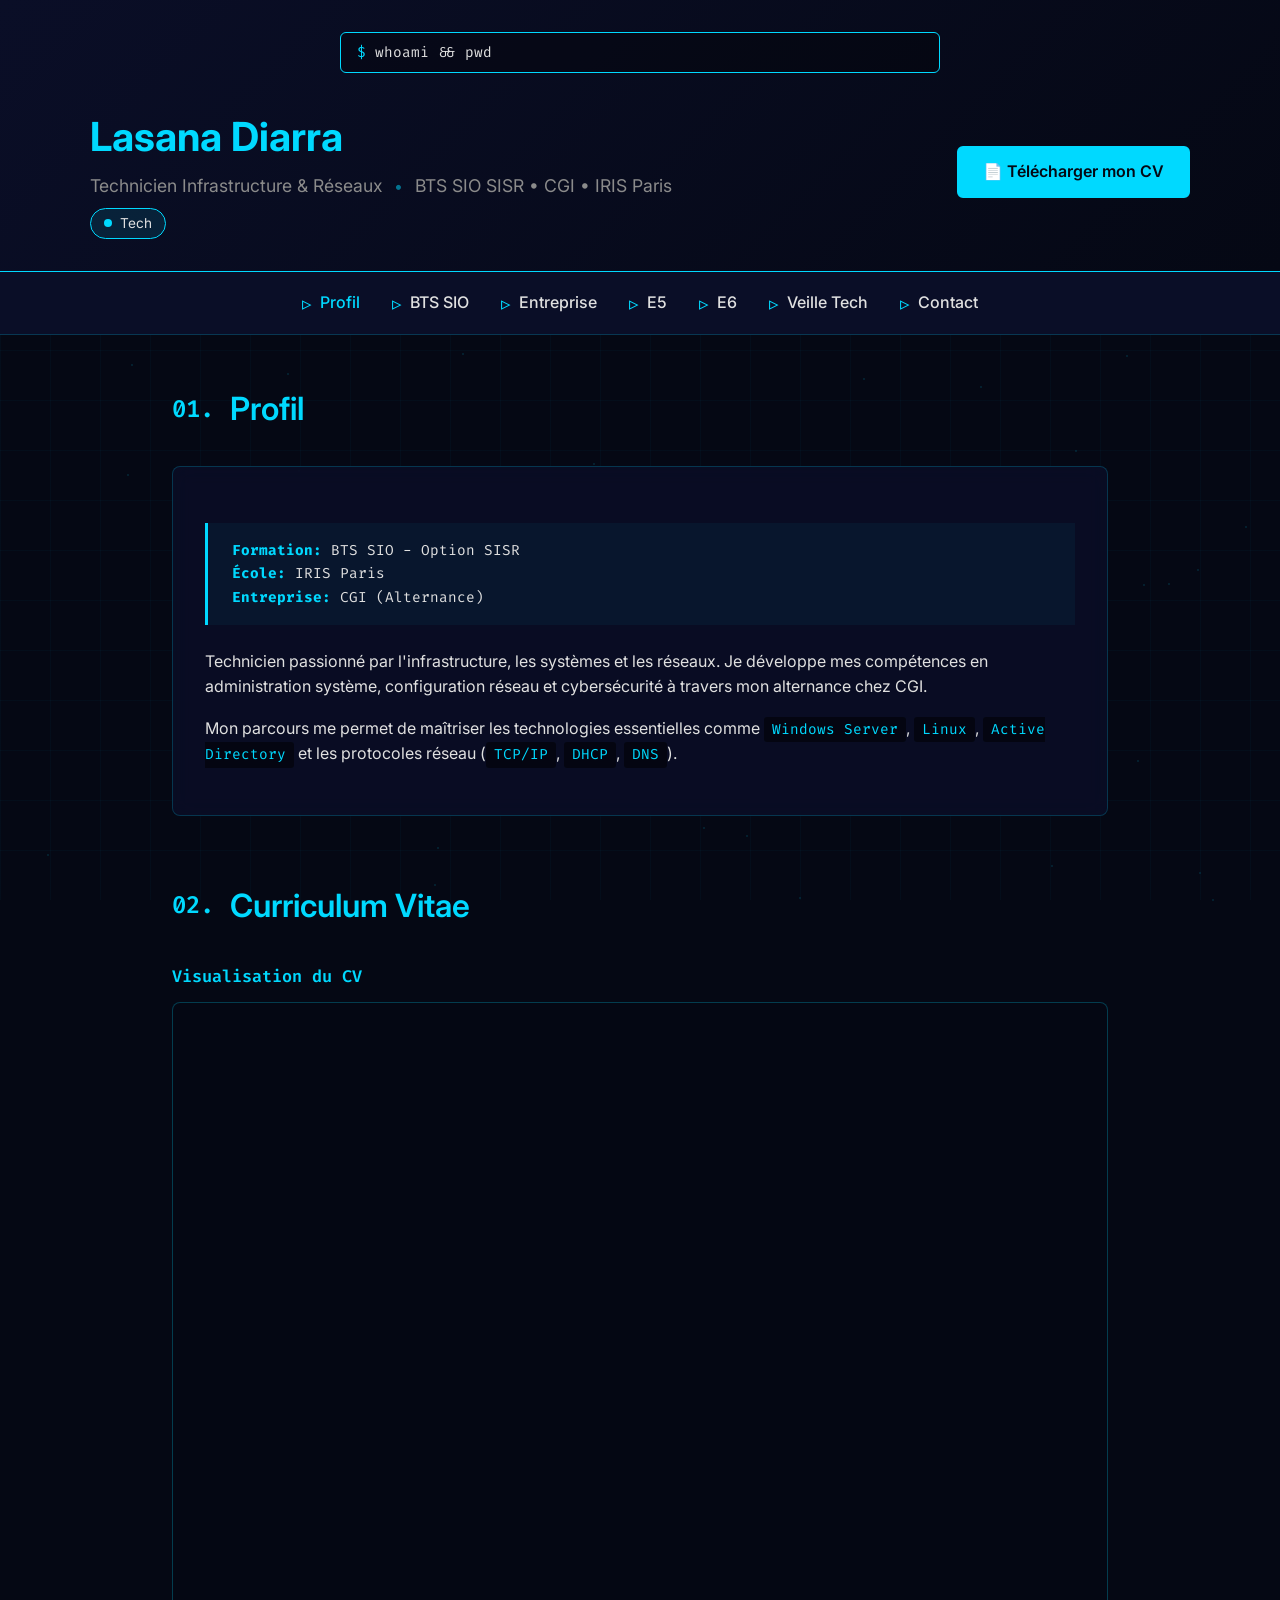
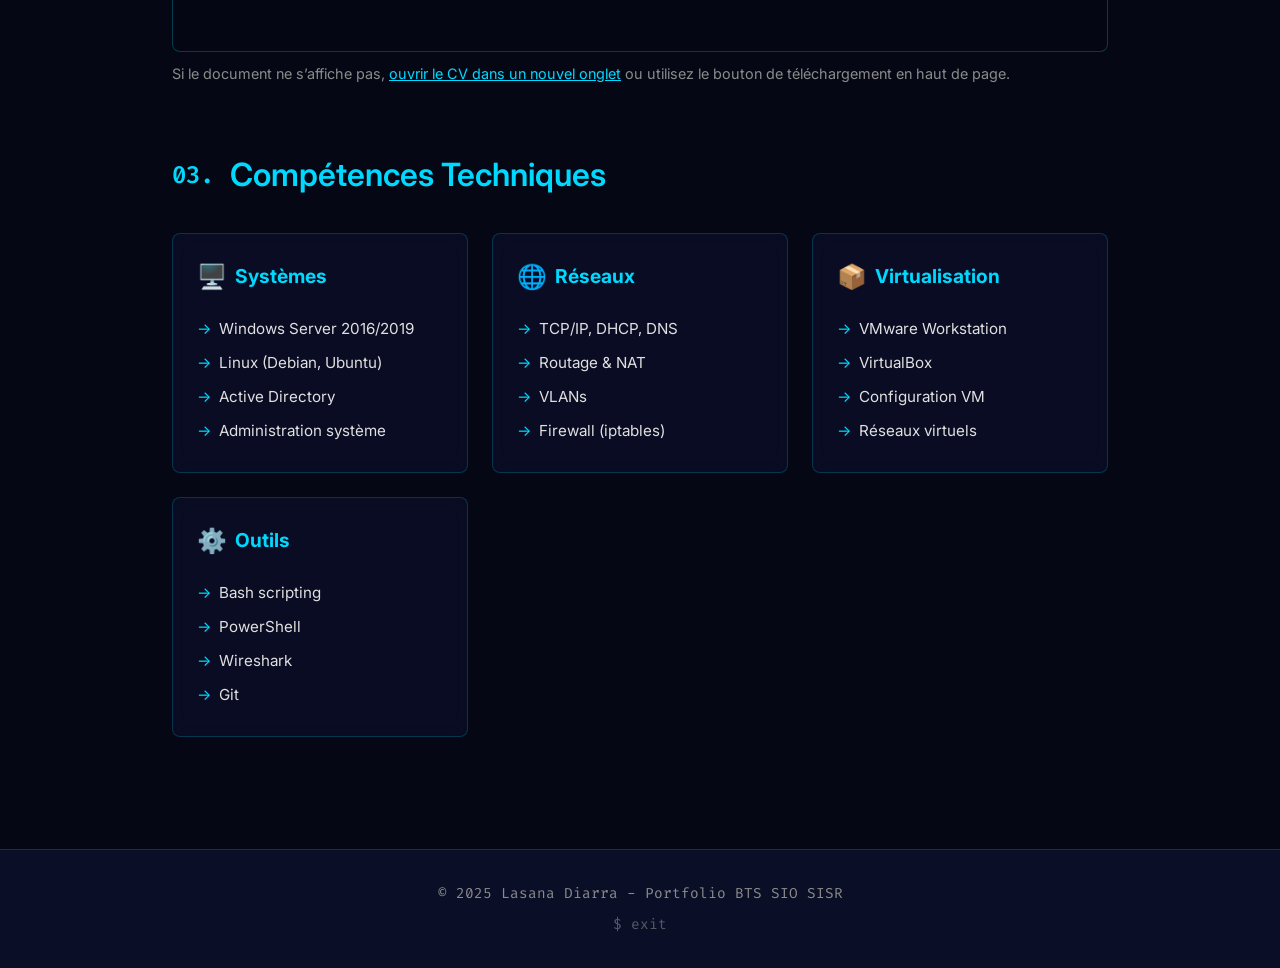
<file: index.html>
<!DOCTYPE html>
<html lang="fr">
<head>
    <meta charset="UTF-8">
    <meta name="viewport" content="width=device-width, initial-scale=1.0">
    <title>Lasana Diarra - Portfolio SISR | Profil</title>
    <link rel="stylesheet" href="styles.css">
</head>
<body>
    <div class="grid-bg"></div>
    <div id="particles-bg"></div>

    <div class="content-wrapper">
        <header>
            <div class="terminal-bar">whoami && pwd</div>
            <div class="header-main">
                <div class="header-text">
                    <h1>Lasana Diarra</h1>
                    <div class="header-sub">
                        <span class="subtitle">Technicien Infrastructure & Réseaux</span>
                        <span class="sep">•</span>
                        <span class="subtitle">BTS SIO SISR • CGI • IRIS Paris</span>
                    </div>
                    <div class="status-badge">
                        <span class="status-dot"></span>
                        Tech
                    </div>
                </div>
                <div class="cv-download">
                    <a href="CV_2026-04-16_Lasana_Diarra.pdf" class="cv-button" download>📄 Télécharger mon CV</a>
                </div>
            </div>
        </header>

        <nav>
            <ul>
                <li><a href="index.html" class="active">Profil</a></li>
                <li><a href="bts-sio.html">BTS SIO</a></li>
                <li><a href="entreprise.html">Entreprise</a></li>
                <li><a href="e5.html">E5</a></li>
                <li><a href="e6.html">E6</a></li>
                <li><a href="veille.html">Veille Tech</a></li>
                <li><a href="contact.html">Contact</a></li>
            </ul>
        </nav>

        <div class="container">
            <section id="profil">
                <h2 data-number="01.">Profil</h2>
                <div class="card">
                    <div class="info-box">
                        <strong>Formation:</strong> BTS SIO - Option SISR<br>
                        <strong>École:</strong> IRIS Paris<br>
                        <strong>Entreprise:</strong> CGI (Alternance)
                    </div>
                    <p>
                        Technicien passionné par l'infrastructure, les systèmes et les réseaux. 
                        Je développe mes compétences en administration système, configuration réseau et cybersécurité 
                        à travers mon alternance chez CGI.
                    </p>
                    <p>
                        Mon parcours me permet de maîtriser les technologies essentielles comme 
                        <code>Windows Server</code>, <code>Linux</code>, <code>Active Directory</code> 
                        et les protocoles réseau (<code>TCP/IP</code>, <code>DHCP</code>, <code>DNS</code>).
                    </p>
                </div>
            </section>

            <section id="cv">
                <h2 data-number="02.">Curriculum Vitae</h2>
                <div class="pdf-embed-panel">
                    <h3 class="pdf-embed-heading">Visualisation du CV</h3>
                    <div class="pdf-embed-frame-wrap">
                        <iframe src="CV_2026-04-16_Lasana_Diarra.pdf" title="CV Lasana Diarra"></iframe>
                    </div>
                    <p class="pdf-embed-fallback">Si le document ne s’affiche pas, <a href="CV_2026-04-16_Lasana_Diarra.pdf" target="_blank" rel="noopener noreferrer">ouvrir le CV dans un nouvel onglet</a> ou utilisez le bouton de téléchargement en haut de page.</p>
                </div>
            </section>

            <section id="competences">
                <h2 data-number="03.">Compétences Techniques</h2>
                <div class="skills-grid">
                    <div class="skill-card">
                        <h3><span class="skill-icon">🖥️</span> Systèmes</h3>
                        <ul>
                            <li>Windows Server 2016/2019</li>
                            <li>Linux (Debian, Ubuntu)</li>
                            <li>Active Directory</li>
                            <li>Administration système</li>
                        </ul>
                    </div>
                      <div class="skill-card">
                        <h3><span class="skill-icon">🌐</span> Réseaux</h3>
                        <ul>
                            <li>TCP/IP, DHCP, DNS</li>
                            <li>Routage & NAT</li>
                            <li>VLANs</li>
                            <li>Firewall (iptables)</li>
                        </ul>
                    </div>
                    <div class="skill-card">
                        <h3><span class="skill-icon">📦</span> Virtualisation</h3>
                        <ul>
                            <li>VMware Workstation</li>
                            <li>VirtualBox</li>
                            <li>Configuration VM</li>
                            <li>Réseaux virtuels</li>
                        </ul>
                    </div>
                    <div class="skill-card">
                        <h3><span class="skill-icon">⚙️</span> Outils</h3>
                        <ul>
                            <li>Bash scripting</li>
                            <li>PowerShell</li>
                            <li>Wireshark</li>
                            <li>Git</li>
                        </ul>
                    </div>
                </div>
            </section>
        </div>

        <footer>
            <p>© 2025 Lasana Diarra - Portfolio BTS SIO SISR</p>
            <p style="margin-top: 0.5rem; opacity: 0.6;">$ exit</p>
        </footer>
    </div>

    <script src="script.js"></script>
</body>
</html>
</file>
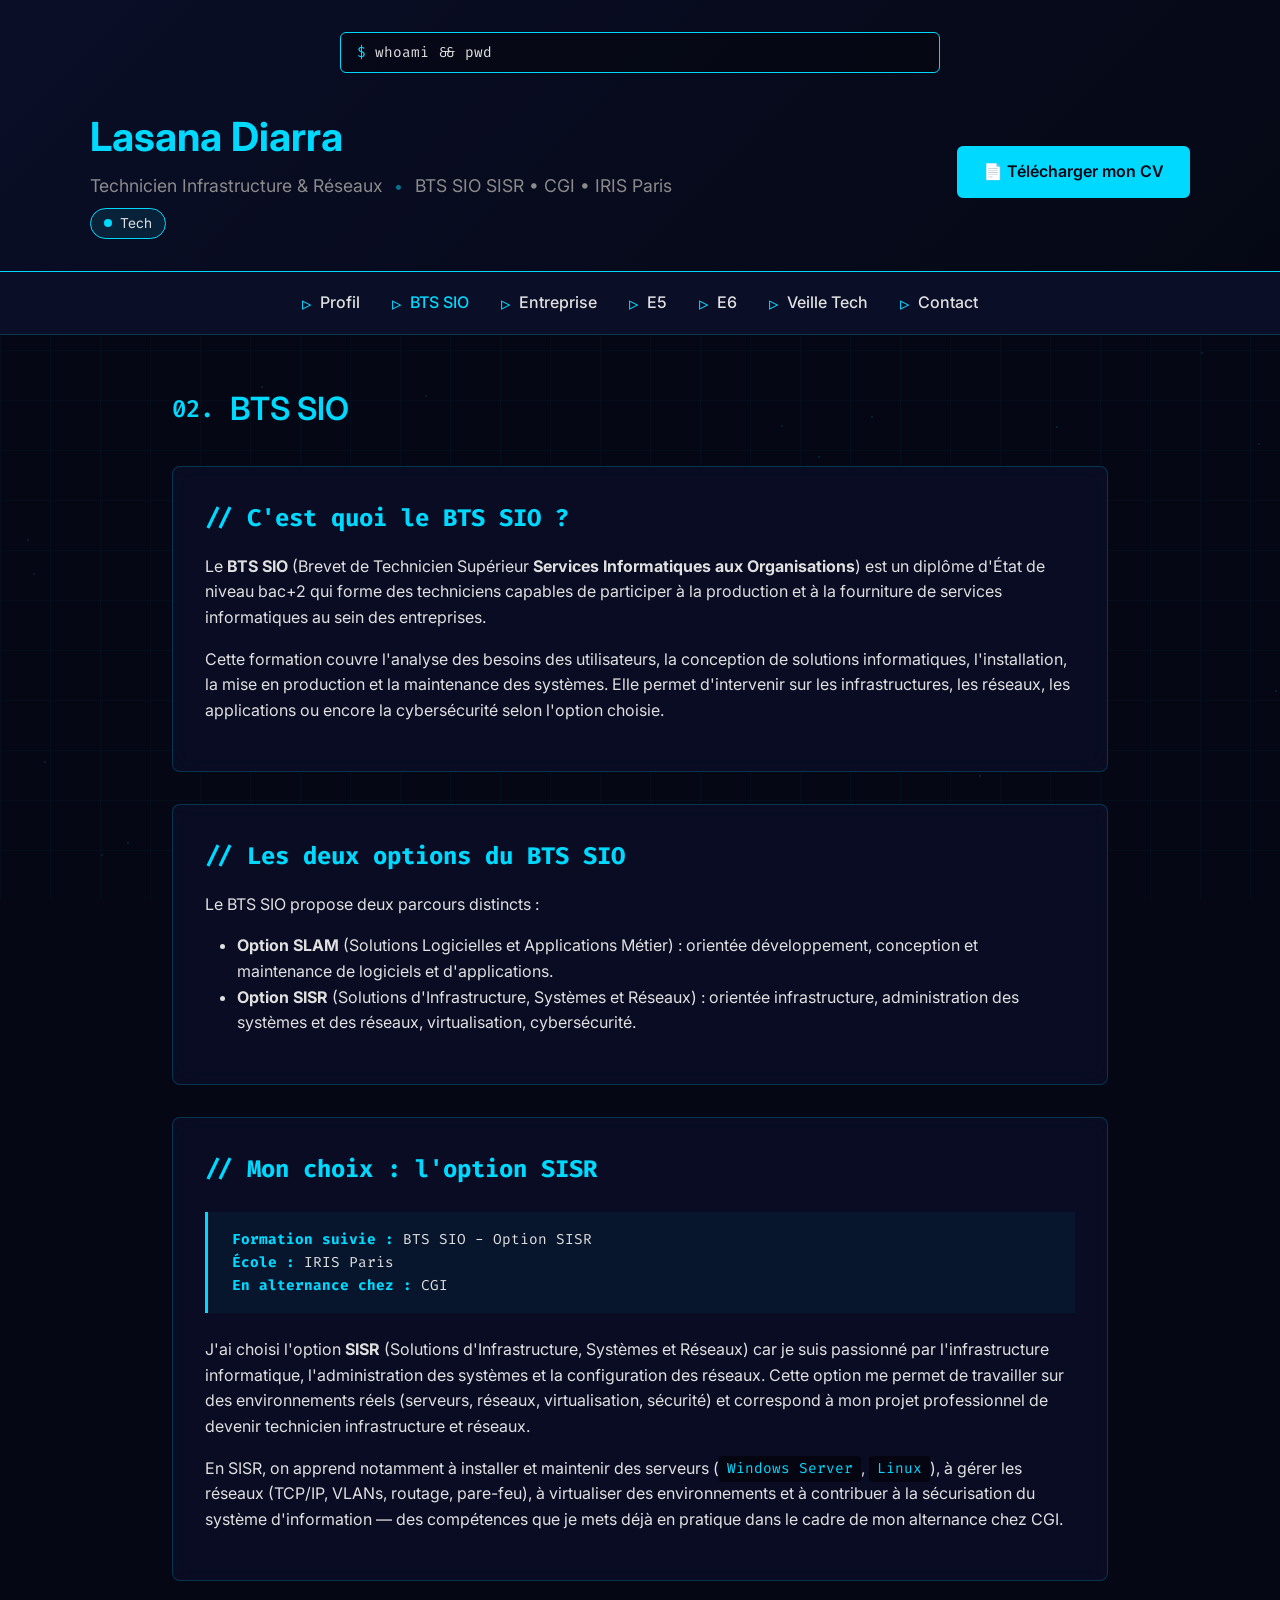
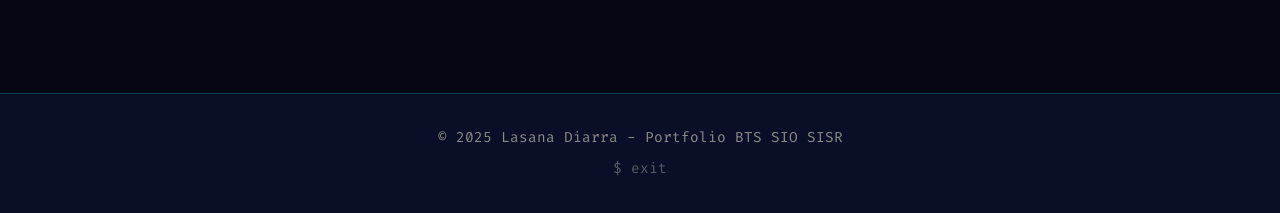
<file: bts-sio.html>
<!DOCTYPE html>
<html lang="fr">
<head>
    <meta charset="UTF-8">
    <meta name="viewport" content="width=device-width, initial-scale=1.0">
    <title>Lasana Diarra - BTS SIO | Portfolio SISR</title>
    <link rel="stylesheet" href="styles.css">
</head>
<body>
    <div class="grid-bg"></div>
    <div id="particles-bg"></div>

    <div class="content-wrapper">
        <header>
            <div class="terminal-bar">whoami && pwd</div>
            <div class="header-main">
                <div class="header-text">
                    <h1>Lasana Diarra</h1>
                    <div class="header-sub">
                        <span class="subtitle">Technicien Infrastructure & Réseaux</span>
                        <span class="sep">•</span>
                        <span class="subtitle">BTS SIO SISR • CGI • IRIS Paris</span>
                    </div>
                    <div class="status-badge">
                        <span class="status-dot"></span>
                        Tech
                    </div>
                </div>
                <div class="cv-download">
                    <a href="CV_2026-04-16_Lasana_Diarra.pdf" class="cv-button" download>📄 Télécharger mon CV</a>
                </div>
            </div>
        </header>

        <nav>
            <ul>
                <li><a href="index.html">Profil</a></li>
                <li><a href="bts-sio.html" class="active">BTS SIO</a></li>
                <li><a href="entreprise.html">Entreprise</a></li>
                <li><a href="e5.html">E5</a></li>
                <li><a href="e6.html">E6</a></li>
                <li><a href="veille.html">Veille Tech</a></li>
                <li><a href="contact.html">Contact</a></li>
            </ul>
        </nav>

        <div class="container">
            <section id="bts-sio">
                <h2 data-number="02.">BTS SIO</h2>

                <div class="card">
                    <h3>// C'est quoi le BTS SIO ?</h3>
                    <p>
                        Le <strong>BTS SIO</strong> (Brevet de Technicien Supérieur <strong>Services Informatiques aux Organisations</strong>) 
                        est un diplôme d'État de niveau bac+2 qui forme des techniciens capables de participer à la production et à la 
                        fourniture de services informatiques au sein des entreprises.
                    </p>
                    <p>
                        Cette formation couvre l'analyse des besoins des utilisateurs, la conception de solutions informatiques, 
                        l'installation, la mise en production et la maintenance des systèmes. Elle permet d'intervenir sur les 
                        infrastructures, les réseaux, les applications ou encore la cybersécurité selon l'option choisie.
                    </p>
                </div>

                <div class="card">
                    <h3>// Les deux options du BTS SIO</h3>
                    <p>Le BTS SIO propose deux parcours distincts :</p>
                    <ul style="padding-left: 2rem; margin: 1rem 0;">
                        <li><strong>Option SLAM</strong> (Solutions Logicielles et Applications Métier) : orientée développement, 
                        conception et maintenance de logiciels et d'applications.</li>
                        <li><strong>Option SISR</strong> (Solutions d'Infrastructure, Systèmes et Réseaux) : orientée infrastructure, 
                        administration des systèmes et des réseaux, virtualisation, cybersécurité.</li>
                    </ul>
                </div>

                <div class="card">
                    <h3>// Mon choix : l'option SISR</h3>
                    <div class="info-box">
                        <strong>Formation suivie :</strong> BTS SIO - Option SISR<br>
                        <strong>École :</strong> IRIS Paris<br>
                        <strong>En alternance chez :</strong> CGI
                    </div>
                    <p>
                        J'ai choisi l'option <strong>SISR</strong> (Solutions d'Infrastructure, Systèmes et Réseaux) car je suis 
                        passionné par l'infrastructure informatique, l'administration des systèmes et la configuration des réseaux. 
                        Cette option me permet de travailler sur des environnements réels (serveurs, réseaux, virtualisation, sécurité) 
                        et correspond à mon projet professionnel de devenir technicien infrastructure et réseaux.
                    </p>
                    <p>
                        En SISR, on apprend notamment à installer et maintenir des serveurs (<code>Windows Server</code>, <code>Linux</code>), 
                        à gérer les réseaux (TCP/IP, VLANs, routage, pare-feu), à virtualiser des environnements et à contribuer à la 
                        sécurisation du système d'information — des compétences que je mets déjà en pratique dans le cadre de mon alternance chez CGI.
                    </p>
                </div>
            </section>
        </div>

        <footer>
            <p>© 2025 Lasana Diarra - Portfolio BTS SIO SISR</p>
            <p style="margin-top: 0.5rem; opacity: 0.6;">$ exit</p>
        </footer>
    </div>

    <script src="script.js"></script>
</body>
</html>
</file>
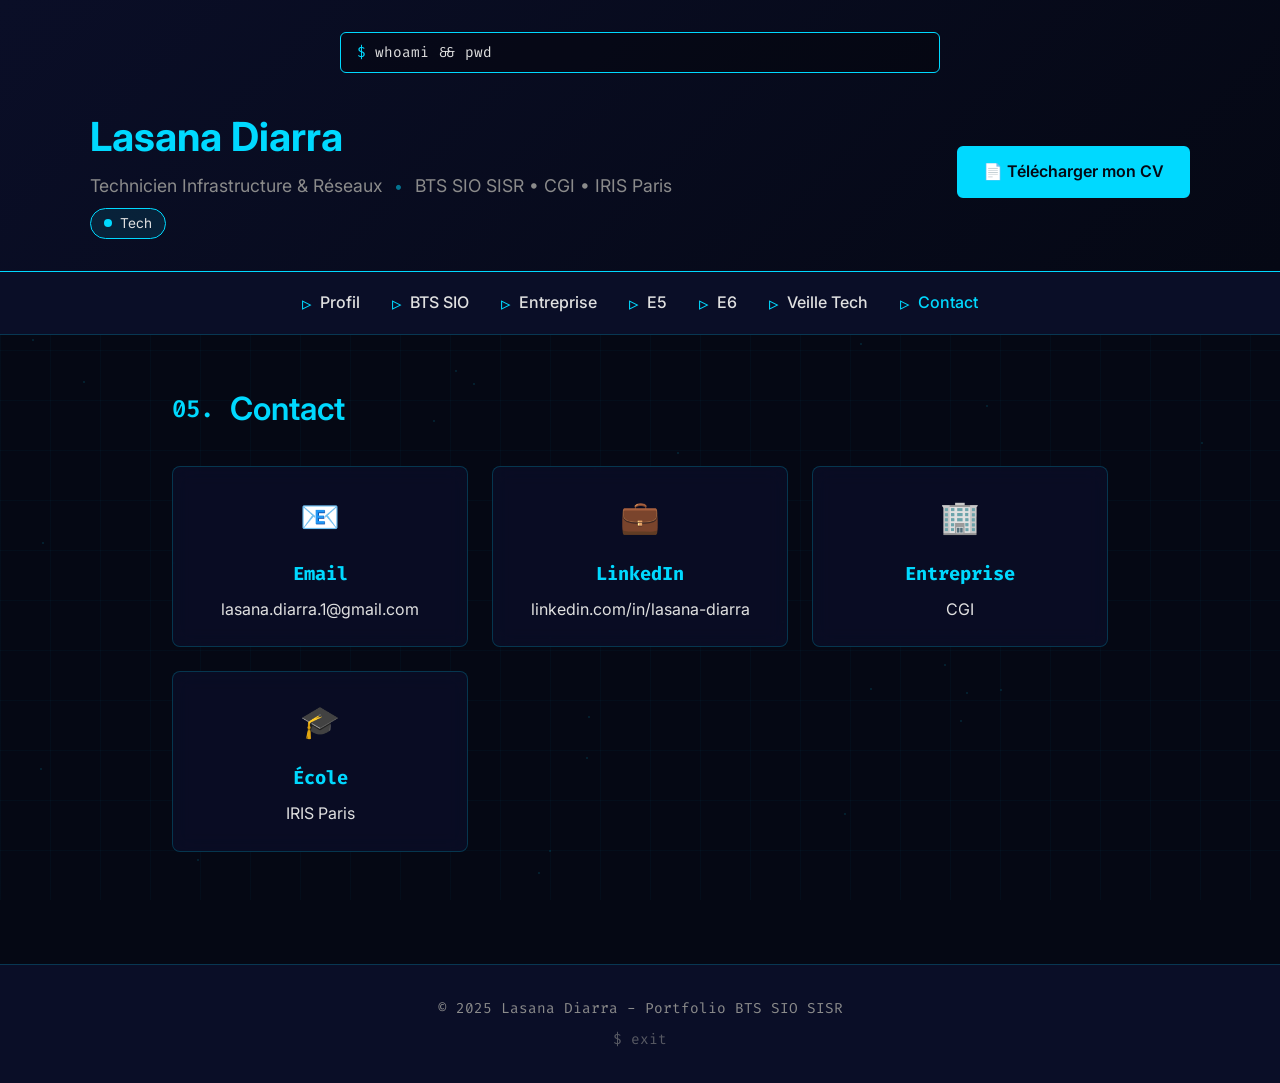
<file: contact.html>
<!DOCTYPE html>
<html lang="fr">
<head>
    <meta charset="UTF-8">
    <meta name="viewport" content="width=device-width, initial-scale=1.0">
    <title>Lasana Diarra - Contact | Portfolio SISR</title>
    <link rel="stylesheet" href="styles.css">
</head>
<body>
    <div class="grid-bg"></div>
    <div id="particles-bg"></div>

    <div class="content-wrapper">
        <header>
            <div class="terminal-bar">whoami && pwd</div>
            <div class="header-main">
                <div class="header-text">
                    <h1>Lasana Diarra</h1>
                    <div class="header-sub">
                        <span class="subtitle">Technicien Infrastructure & Réseaux</span>
                        <span class="sep">•</span>
                        <span class="subtitle">BTS SIO SISR • CGI • IRIS Paris</span>
                    </div>
                    <div class="status-badge">
                        <span class="status-dot"></span>
                        Tech
                    </div>
                </div>
                <div class="cv-download">
                    <a href="CV_2026-04-16_Lasana_Diarra.pdf" class="cv-button" download>📄 Télécharger mon CV</a>
                </div>
            </div>
        </header>

        <nav>
            <ul>
                <li><a href="index.html">Profil</a></li>
                <li><a href="bts-sio.html">BTS SIO</a></li>
                <li><a href="entreprise.html">Entreprise</a></li>
                <li><a href="e5.html">E5</a></li>
                <li><a href="e6.html">E6</a></li>
                <li><a href="veille.html">Veille Tech</a></li>
                <li><a href="contact.html" class="active">Contact</a></li>
            </ul>
        </nav>

        <div class="container">
            <section id="contact">
                <h2 data-number="05.">Contact</h2>
                <div class="contact-grid">
                    <div class="contact-item">
                        <div class="contact-icon">📧</div>
                        <h3>Email</h3>
                        <p>lasana.diarra.1@gmail.com</p>
                    </div>
                    <div class="contact-item">
                        <div class="contact-icon">💼</div>
                        <h3>LinkedIn</h3>
                        <p>linkedin.com/in/lasana-diarra</p>
                    </div>
                    <div class="contact-item">
                        <div class="contact-icon">🏢</div>
                        <h3>Entreprise</h3>
                        <p>CGI</p>
                    </div>
                    <div class="contact-item">
                        <div class="contact-icon">🎓</div>
                        <h3>École</h3>
                        <p>IRIS Paris</p>
                    </div>
                </div>
            </section>
        </div>

        <footer>
            <p>© 2025 Lasana Diarra - Portfolio BTS SIO SISR</p>
            <p style="margin-top: 0.5rem; opacity: 0.6;">$ exit</p>
        </footer>
    </div>

    <script src="script.js"></script>
</body>
</html>
</file>
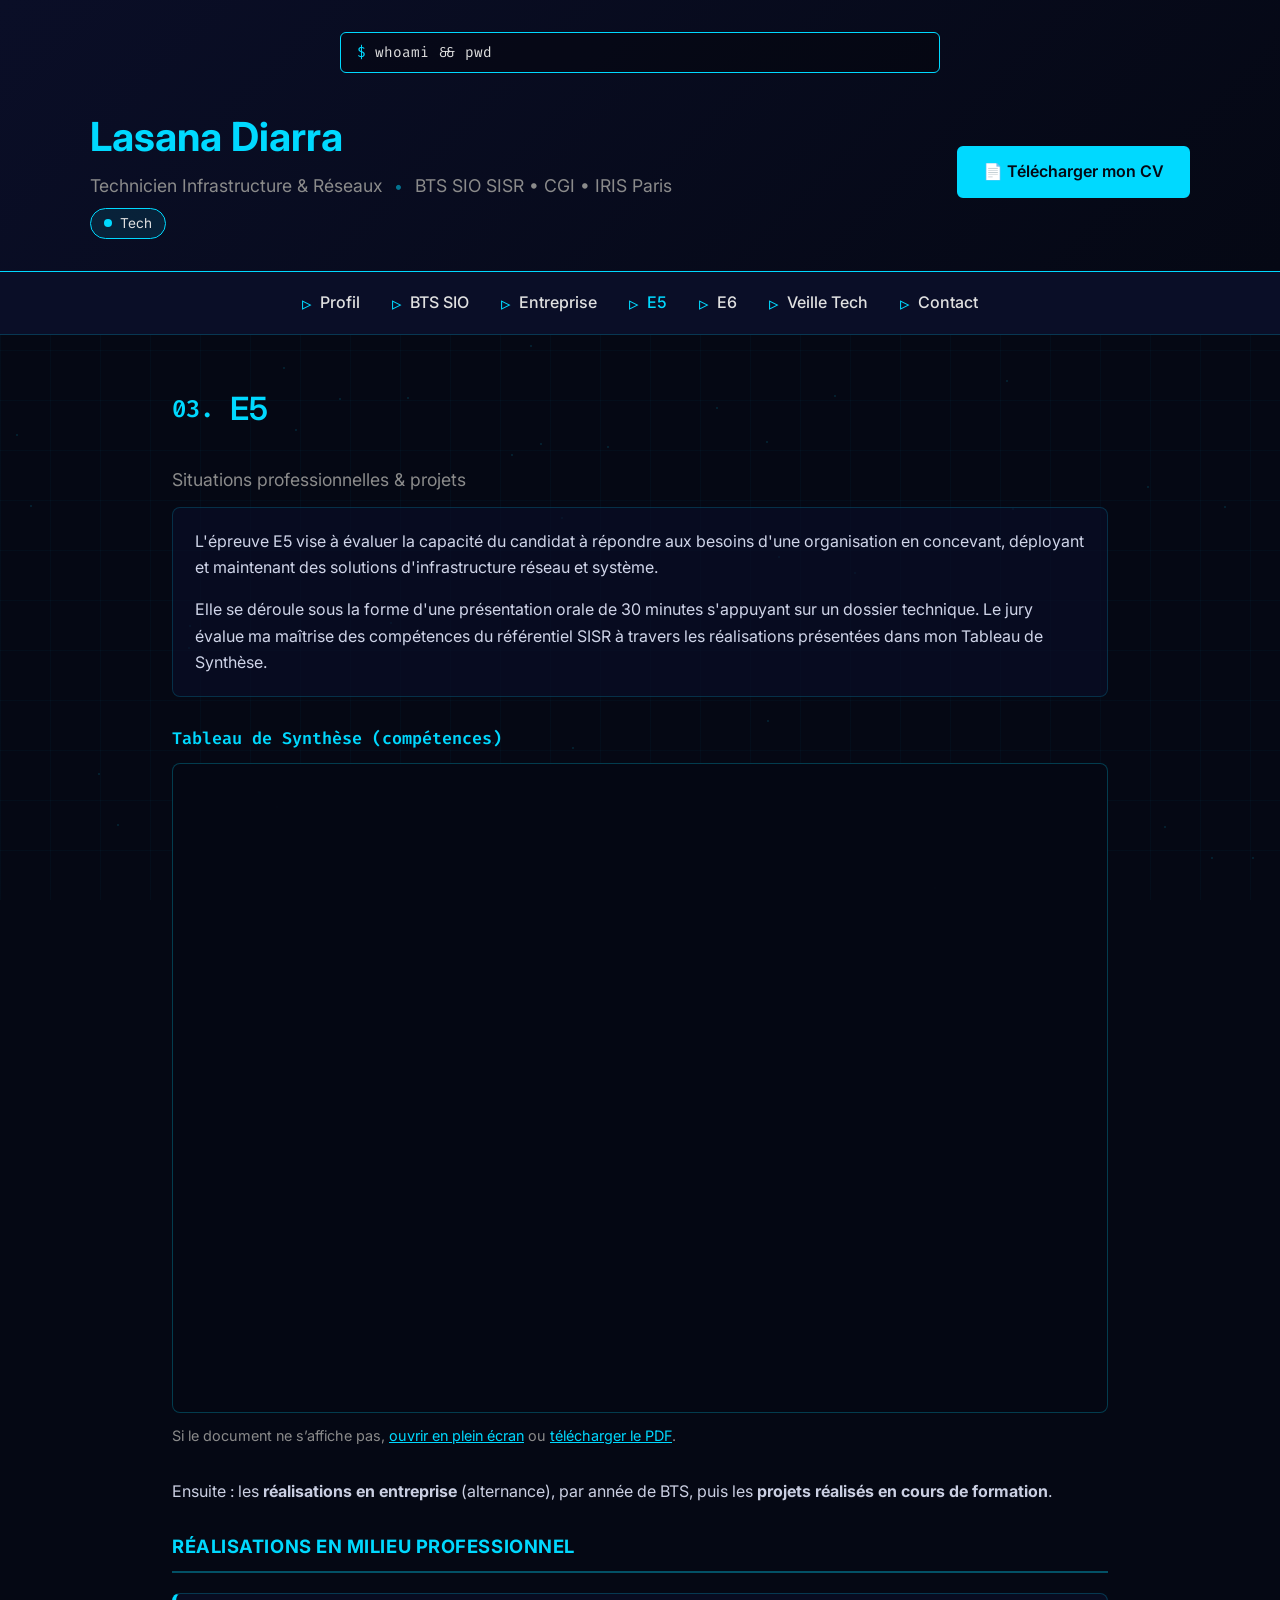
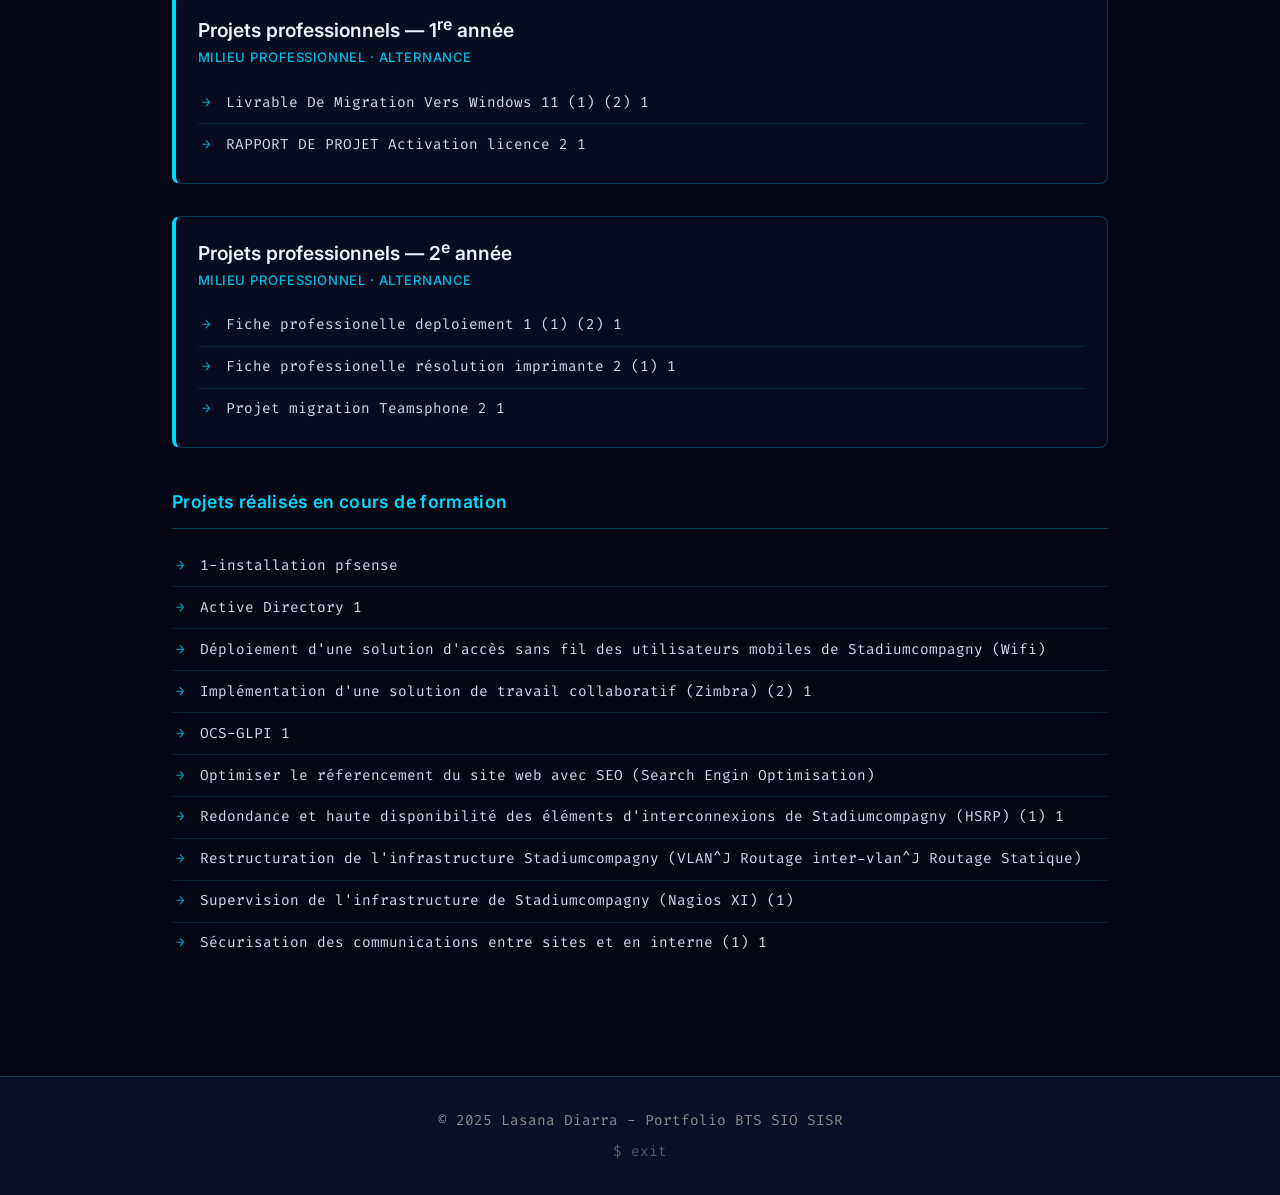
<file: e5.html>
<!DOCTYPE html>
<html lang="fr">
<head>
    <meta charset="UTF-8">
    <meta name="viewport" content="width=device-width, initial-scale=1.0">
    <title>Lasana Diarra - E5 | Portfolio SISR</title>
    <link rel="stylesheet" href="styles.css">
    <style>
        .e5-training-title {
            color: var(--primary);
            font-size: 1.1rem;
            font-weight: 600;
            letter-spacing: 0.02em;
            margin: 0 0 1rem 0;
            padding-bottom: 0.75rem;
            border-bottom: 1px solid rgba(0, 217, 255, 0.25);
        }
        .e5-pdf-list {
            list-style: none;
            margin: 0 0 1.5rem 0;
            padding: 0;
        }
        .e5-pdf-list li {
            margin: 0;
            padding: 0;
            border-bottom: 1px solid rgba(0, 217, 255, 0.12);
        }
        .e5-pdf-list li:last-child {
            border-bottom: none;
        }
        .e5-pdf-list a {
            display: block;
            padding: 0.65rem 0.5rem 0.65rem 1.75rem;
            position: relative;
            color: rgba(230, 235, 255, 0.92);
            text-decoration: none;
            font-family: 'Fira Code', monospace;
            font-size: 0.9rem;
            line-height: 1.4;
            transition: color 0.2s, background 0.2s;
        }
        .e5-pdf-list a::before {
            content: '→';
            position: absolute;
            left: 0.25rem;
            color: var(--primary);
            opacity: 0.7;
        }
        .e5-pdf-list a:hover {
            color: var(--primary);
            background: rgba(0, 217, 255, 0.06);
        }
        .e5-lead {
            margin-bottom: 1.75rem;
            line-height: 1.55;
            color: rgba(230, 235, 255, 0.88);
        }
        .e5-pro-zone-title {
            color: var(--primary);
            font-size: 1.15rem;
            font-weight: 700;
            letter-spacing: 0.03em;
            text-transform: uppercase;
            margin: 0 0 1.25rem 0;
            padding-bottom: 0.65rem;
            border-bottom: 2px solid rgba(0, 217, 255, 0.35);
        }
        .e5-pro-year-block {
            margin-bottom: 2rem;
            padding: 1.25rem 1.35rem 1.1rem;
            background: rgba(10, 14, 39, 0.72);
            border: 1px solid rgba(0, 217, 255, 0.22);
            border-radius: 8px;
            border-left: 4px solid var(--primary);
        }
        .e5-pro-year-block:last-of-type {
            margin-bottom: 2.5rem;
        }
        .e5-pro-year-title {
            margin: 0 0 1rem 0;
            font-size: 1.2rem;
            font-weight: 600;
            color: #f0f4ff;
            line-height: 1.3;
        }
        .e5-pro-year-title span {
            display: block;
            margin-top: 0.35rem;
            font-size: 0.82rem;
            font-weight: 500;
            color: rgba(0, 217, 255, 0.85);
            letter-spacing: 0.04em;
            text-transform: uppercase;
        }
        .e5-pro-year-block .e5-pdf-list {
            margin-bottom: 0;
        }
    </style>
</head>
<body>
    <div class="grid-bg"></div>
    <div id="particles-bg"></div>

    <div class="content-wrapper">
        <header>
            <div class="terminal-bar">whoami && pwd</div>
            <div class="header-main">
                <div class="header-text">
                    <h1>Lasana Diarra</h1>
                    <div class="header-sub">
                        <span class="subtitle">Technicien Infrastructure & Réseaux</span>
                        <span class="sep">•</span>
                        <span class="subtitle">BTS SIO SISR • CGI • IRIS Paris</span>
                    </div>
                    <div class="status-badge">
                        <span class="status-dot"></span>
                        Tech
                    </div>
                </div>
                <div class="cv-download">
                    <a href="CV_2026-04-16_Lasana_Diarra.pdf" class="cv-button" download>📄 Télécharger mon CV</a>
                </div>
            </div>
        </header>

        <nav>
            <ul>
                <li><a href="index.html">Profil</a></li>
                <li><a href="bts-sio.html">BTS SIO</a></li>
                <li><a href="entreprise.html">Entreprise</a></li>
                <li><a href="e5.html" class="active">E5</a></li>
                <li><a href="e6.html">E6</a></li>
                <li><a href="veille.html">Veille Tech</a></li>
                <li><a href="contact.html">Contact</a></li>
            </ul>
        </nav>

        <div class="container">
            <section id="e5">
                <h2 data-number="03.">E5</h2>
                <p class="subtitle" style="margin-bottom: 0.75rem;">Situations professionnelles & projets</p>

                <div class="exam-intro">
                    <p>L'épreuve E5 vise à évaluer la capacité du candidat à répondre aux besoins d'une organisation en concevant, déployant et maintenant des solutions d'infrastructure réseau et système.</p>
                    <p>Elle se déroule sous la forme d'une présentation orale de 30 minutes s'appuyant sur un dossier technique. Le jury évalue ma maîtrise des compétences du référentiel SISR à travers les réalisations présentées dans mon Tableau de Synthèse.</p>
                </div>

                <div class="pdf-embed-panel">
                    <h3 class="pdf-embed-heading">Tableau de Synthèse (compétences)</h3>
                    <div class="pdf-embed-frame-wrap">
                        <iframe src="Tableau%20de%20comp%C3%A9tence%20E4%20(1)%201.pdf" title="Tableau de compétences / Tableau de Synthèse"></iframe>
                    </div>
                    <p class="pdf-embed-fallback">Si le document ne s’affiche pas, <a href="Tableau%20de%20comp%C3%A9tence%20E4%20(1)%201.pdf" target="_blank" rel="noopener noreferrer">ouvrir en plein écran</a> ou <a href="Tableau%20de%20comp%C3%A9tence%20E4%20(1)%201.pdf" download>télécharger le PDF</a>.</p>
                </div>

                <p class="e5-lead">Ensuite : les <strong>réalisations en entreprise</strong> (alternance), par année de BTS, puis les <strong>projets réalisés en cours de formation</strong>.</p>

                <h3 class="e5-pro-zone-title">Réalisations en milieu professionnel</h3>

                <article class="e5-pro-year-block" aria-labelledby="e5-pro-title-y1">
                    <h4 id="e5-pro-title-y1" class="e5-pro-year-title">
                        Projets professionnels — 1<sup>re</sup> année
                        <span>Milieu professionnel · alternance</span>
                    </h4>
                    <ul class="e5-pdf-list" id="e5-pro-1-links"></ul>
                </article>

                <article class="e5-pro-year-block" aria-labelledby="e5-pro-title-y2">
                    <h4 id="e5-pro-title-y2" class="e5-pro-year-title">
                        Projets professionnels — 2<sup>e</sup> année
                        <span>Milieu professionnel · alternance</span>
                    </h4>
                    <ul class="e5-pdf-list" id="e5-pro-2-links"></ul>
                </article>

                <p class="e5-training-title">Projets réalisés en cours de formation</p>
                <ul class="e5-pdf-list" id="e5-formation-links"></ul>
            </section>
        </div>

        <footer>
            <p>© 2025 Lasana Diarra - Portfolio BTS SIO SISR</p>
            <p style="margin-top: 0.5rem; opacity: 0.6;">$ exit</p>
        </footer>
    </div>

    <script>
        function encodePath(relPath) {
            return relPath.split('/').map(function(part) {
                return encodeURIComponent(part);
            }).join('/');
        }

        function fillPdfList(ul, paths) {
            paths.forEach(function(relPath) {
                const li = document.createElement('li');
                const a = document.createElement('a');
                a.href = encodePath(relPath);
                a.target = '_blank';
                a.rel = 'noopener noreferrer';
                const base = relPath.split('/').pop();
                a.textContent = base.replace(/\.pdf$/i, '');
                li.appendChild(a);
                ul.appendChild(li);
            });
        }

        const e5ProFirstYear = [
            "E5/1ere année/Livrable De Migration Vers Windows 11 (1) (2) 1.pdf",
            "E5/1ere année/RAPPORT DE PROJET Activation licence 2 1.pdf"
        ];

        const e5ProSecondYear = [
            "E5/2eme année/Fiche professionelle deploiement 1 (1) (2) 1.pdf",
            "E5/2eme année/Fiche professionelle résolution imprimante 2 (1) 1.pdf",
            "E5/2eme année/Projet migration Teamsphone 2 1.pdf"
        ];

        const e5FormationPdfs = [
            "E5/1-installation pfsense.pdf",
            "E5/Active Directory 1.pdf",
            "E5/Déploiement d'une solution d'accès sans fil des utilisateurs mobiles de Stadiumcompagny (Wifi).pdf",
            "E5/Implémentation d'une solution de travail collaboratif (Zimbra) (2) 1.pdf",
            "E5/OCS-GLPI 1.pdf",
            "E5/Optimiser le réferencement du site web avec SEO (Search Engin Optimisation).pdf",
            "E5/Redondance et haute disponibilité des éléments d'interconnexions de Stadiumcompagny (HSRP) (1) 1.pdf",
            "E5/Restructuration de l'infrastructure Stadiumcompagny (VLAN^J Routage inter-vlan^J Routage Statique).pdf",
            "E5/Supervision de l'infrastructure de Stadiumcompagny (Nagios XI) (1).pdf",
            "E5/Sécurisation des communications entre sites et en interne (1) 1.pdf"
        ];

        fillPdfList(document.getElementById('e5-pro-1-links'), e5ProFirstYear);
        fillPdfList(document.getElementById('e5-pro-2-links'), e5ProSecondYear);
        fillPdfList(document.getElementById('e5-formation-links'), e5FormationPdfs);
    </script>
    <script src="script.js"></script>
</body>
</html>
</file>
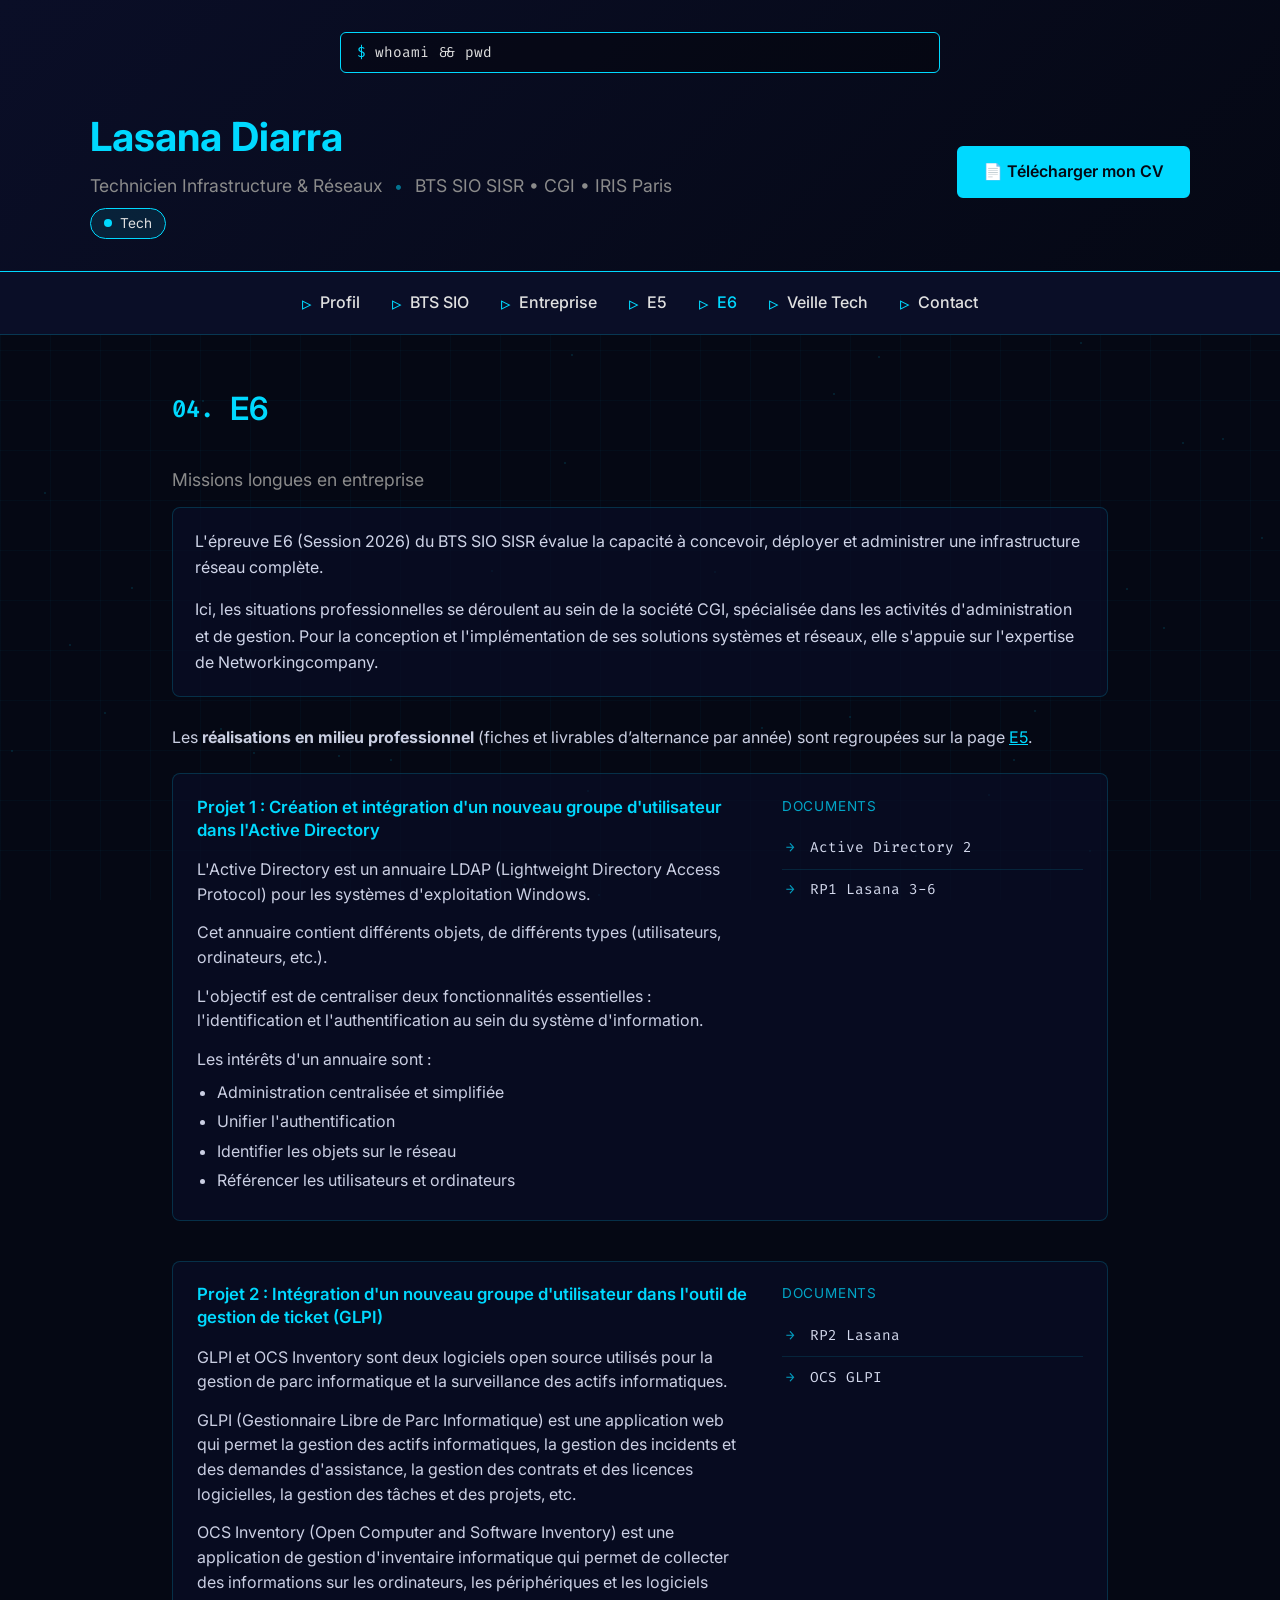
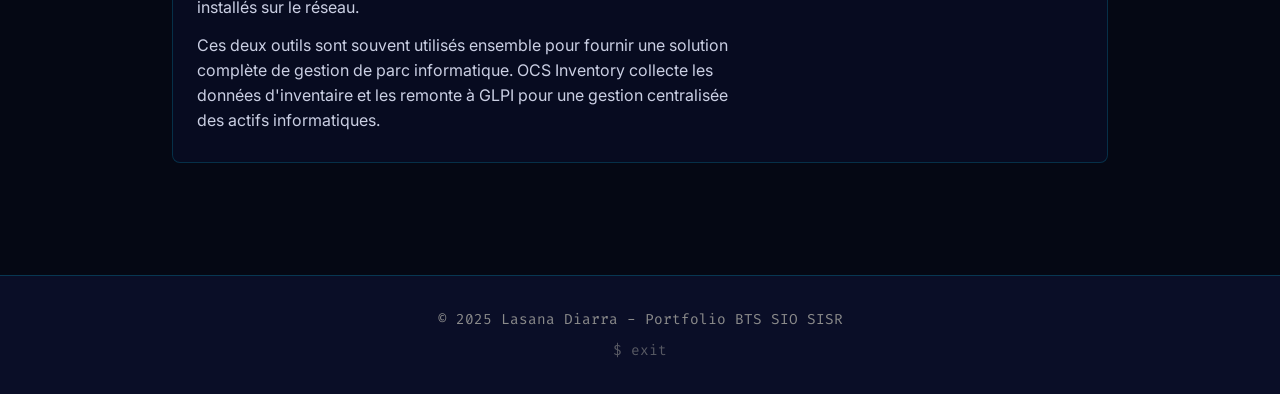
<file: e6.html>
<!DOCTYPE html>
<html lang="fr">
<head>
    <meta charset="UTF-8">
    <meta name="viewport" content="width=device-width, initial-scale=1.0">
    <title>Lasana Diarra - E6 | Portfolio SISR</title>
    <link rel="stylesheet" href="styles.css">
    <style>
        .e6-project-block {
            display: grid;
            grid-template-columns: 1fr minmax(240px, 34%);
            gap: 2rem;
            align-items: start;
            margin-bottom: 2.5rem;
            padding: 1.35rem 1.5rem;
            background: rgba(10, 14, 39, 0.65);
            border: 1px solid rgba(0, 217, 255, 0.18);
            border-radius: 8px;
        }
        .e6-project-title {
            color: var(--primary);
            font-size: 1.05rem;
            font-weight: 600;
            margin: 0 0 1rem 0;
            line-height: 1.35;
        }
        .e6-project-text p {
            margin: 0 0 0.85rem 0;
            line-height: 1.55;
            color: rgba(230, 235, 255, 0.88);
        }
        .e6-project-text p:last-of-type {
            margin-bottom: 0.5rem;
        }
        .e6-project-list {
            margin: 0.35rem 0 0 0;
            padding-left: 1.25rem;
            line-height: 1.5;
            color: rgba(230, 235, 255, 0.88);
        }
        .e6-project-list li {
            margin-bottom: 0.35rem;
        }
        .e6-project-aside {
            position: sticky;
            top: 1rem;
        }
        .e6-project-aside-title {
            font-size: 0.85rem;
            text-transform: uppercase;
            letter-spacing: 0.06em;
            color: rgba(0, 217, 255, 0.75);
            margin: 0 0 0.65rem 0;
        }
        .e6-project-aside .e6-pdf-list {
            margin-bottom: 0;
        }
        @media (max-width: 900px) {
            .e6-project-block {
                grid-template-columns: 1fr;
            }
            .e6-project-aside {
                position: static;
            }
        }
        .e6-pdf-list {
            list-style: none;
            margin: 0 0 1.5rem 0;
            padding: 0;
        }
        .e6-pdf-list li {
            margin: 0;
            padding: 0;
            border-bottom: 1px solid rgba(0, 217, 255, 0.12);
        }
        .e6-pdf-list li:last-child {
            border-bottom: none;
        }
        .e6-pdf-list a {
            display: block;
            padding: 0.65rem 0.5rem 0.65rem 1.75rem;
            position: relative;
            color: rgba(230, 235, 255, 0.92);
            text-decoration: none;
            font-family: 'Fira Code', monospace;
            font-size: 0.9rem;
            line-height: 1.4;
            transition: color 0.2s, background 0.2s;
        }
        .e6-pdf-list a::before {
            content: '→';
            position: absolute;
            left: 0.25rem;
            color: var(--primary);
            opacity: 0.7;
        }
        .e6-pdf-list a:hover {
            color: var(--primary);
            background: rgba(0, 217, 255, 0.06);
        }
    </style>
</head>
<body>
    <div class="grid-bg"></div>
    <div id="particles-bg"></div>

    <div class="content-wrapper">
        <header>
            <div class="terminal-bar">whoami && pwd</div>
            <div class="header-main">
                <div class="header-text">
                    <h1>Lasana Diarra</h1>
                    <div class="header-sub">
                        <span class="subtitle">Technicien Infrastructure & Réseaux</span>
                        <span class="sep">•</span>
                        <span class="subtitle">BTS SIO SISR • CGI • IRIS Paris</span>
                    </div>
                    <div class="status-badge">
                        <span class="status-dot"></span>
                        Tech
                    </div>
                </div>
                <div class="cv-download">
                    <a href="CV_2026-04-16_Lasana_Diarra.pdf" class="cv-button" download>📄 Télécharger mon CV</a>
                </div>
            </div>
        </header>

        <nav>
            <ul>
                <li><a href="index.html">Profil</a></li>
                <li><a href="bts-sio.html">BTS SIO</a></li>
                <li><a href="entreprise.html">Entreprise</a></li>
                <li><a href="e5.html">E5</a></li>
                <li><a href="e6.html" class="active">E6</a></li>
                <li><a href="veille.html">Veille Tech</a></li>
                <li><a href="contact.html">Contact</a></li>
            </ul>
        </nav>

        <div class="container">
            <section id="e6">
                <h2 data-number="04.">E6</h2>
                <p class="subtitle" style="margin-bottom: 0.75rem;">Missions longues en entreprise</p>

                <div class="exam-intro">
                    <p>L'épreuve E6 (Session 2026) du BTS SIO SISR évalue la capacité à concevoir, déployer et administrer une infrastructure réseau complète.</p>
                    <p>Ici, les situations professionnelles se déroulent au sein de la société CGI, spécialisée dans les activités d'administration et de gestion. Pour la conception et l'implémentation de ses solutions systèmes et réseaux, elle s'appuie sur l'expertise de Networkingcompany.</p>
                </div>

                <p style="margin-bottom: 1.5rem; line-height: 1.55; color: rgba(230, 235, 255, 0.88);">Les <strong>réalisations en milieu professionnel</strong> (fiches et livrables d’alternance par année) sont regroupées sur la page <a href="e5.html" style="color: var(--primary);">E5</a>.</p>

                <div class="e6-project-block">
                    <div class="e6-project-text">
                        <h3 class="e6-project-title">Projet 1 : Création et intégration d'un nouveau groupe d'utilisateur dans l'Active Directory</h3>
                        <p>L'Active Directory est un annuaire LDAP (Lightweight Directory Access Protocol) pour les systèmes d'exploitation Windows.</p>
                        <p>Cet annuaire contient différents objets, de différents types (utilisateurs, ordinateurs, etc.).</p>
                        <p>L'objectif est de centraliser deux fonctionnalités essentielles : l'identification et l'authentification au sein du système d'information.</p>
                        <p>Les intérêts d'un annuaire sont :</p>
                        <ul class="e6-project-list">
                            <li>Administration centralisée et simplifiée</li>
                            <li>Unifier l'authentification</li>
                            <li>Identifier les objets sur le réseau</li>
                            <li>Référencer les utilisateurs et ordinateurs</li>
                        </ul>
                    </div>
                    <aside class="e6-project-aside" aria-label="Documents du projet">
                        <p class="e6-project-aside-title">Documents</p>
                        <ul class="e6-pdf-list">
                            <li><a href="E6/Active%20Directory%202.pdf" target="_blank" rel="noopener noreferrer">Active Directory 2</a></li>
                            <li><a href="E6/Rp1%20Lasana-3-6.pdf" target="_blank" rel="noopener noreferrer">RP1 Lasana 3-6</a></li>
                        </ul>
                    </aside>
                </div>

                <div class="e6-project-block">
                    <div class="e6-project-text">
                        <h3 class="e6-project-title">Projet 2 : Intégration d'un nouveau groupe d'utilisateur dans l'outil de gestion de ticket (GLPI)</h3>
                        <p>GLPI et OCS Inventory sont deux logiciels open source utilisés pour la gestion de parc informatique et la surveillance des actifs informatiques.</p>
                        <p>GLPI (Gestionnaire Libre de Parc Informatique) est une application web qui permet la gestion des actifs informatiques, la gestion des incidents et des demandes d'assistance, la gestion des contrats et des licences logicielles, la gestion des tâches et des projets, etc.</p>
                        <p>OCS Inventory (Open Computer and Software Inventory) est une application de gestion d'inventaire informatique qui permet de collecter des informations sur les ordinateurs, les périphériques et les logiciels installés sur le réseau.</p>
                        <p>Ces deux outils sont souvent utilisés ensemble pour fournir une solution complète de gestion de parc informatique. OCS Inventory collecte les données d'inventaire et les remonte à GLPI pour une gestion centralisée des actifs informatiques.</p>
                    </div>
                    <aside class="e6-project-aside" aria-label="Documents du projet">
                        <p class="e6-project-aside-title">Documents</p>
                        <ul class="e6-pdf-list">
                            <li><a href="E6/RP2%20Lass-1-6-3-6.pdf" target="_blank" rel="noopener noreferrer">RP2 Lasana</a></li>
                            <li><a href="E6/OCS-GLPI%201%201.pdf" target="_blank" rel="noopener noreferrer">OCS GLPI</a></li>
                        </ul>
                    </aside>
                </div>
            </section>
        </div>

        <footer>
            <p>© 2025 Lasana Diarra - Portfolio BTS SIO SISR</p>
            <p style="margin-top: 0.5rem; opacity: 0.6;">$ exit</p>
        </footer>
    </div>

    <script src="script.js"></script>
</body>
</html>
</file>
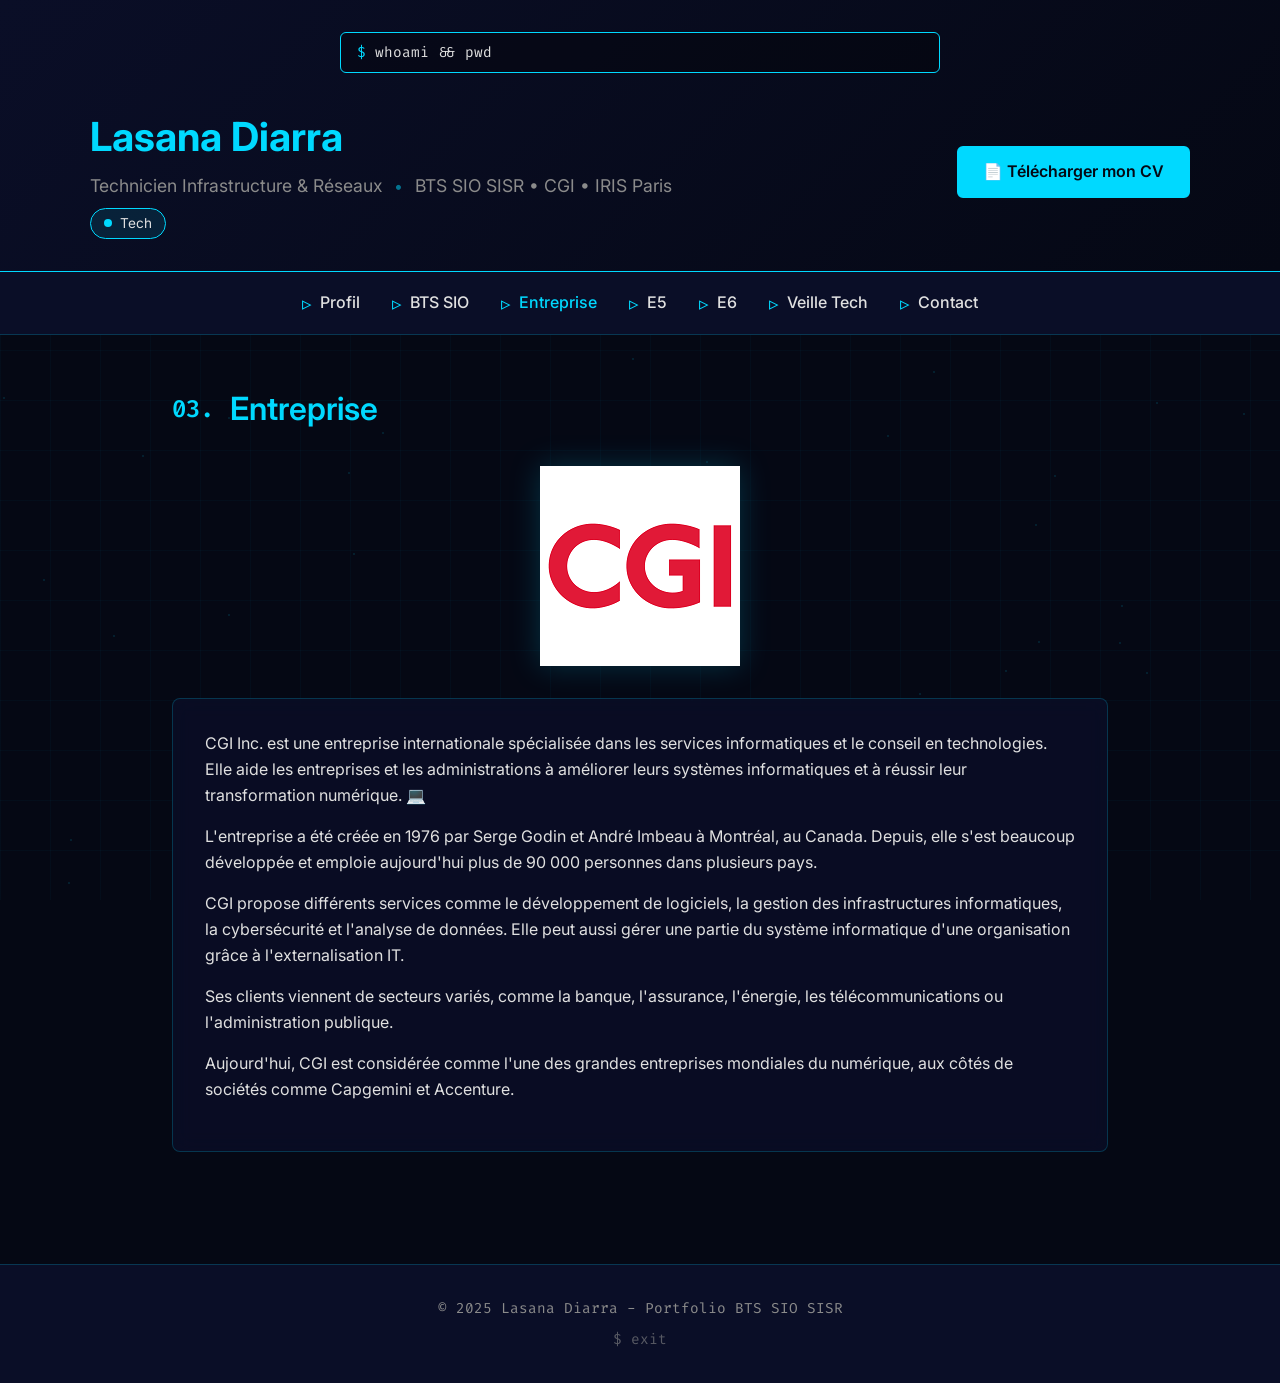
<file: entreprise.html>
<!DOCTYPE html>
<html lang="fr">
<head>
    <meta charset="UTF-8">
    <meta name="viewport" content="width=device-width, initial-scale=1.0">
    <title>Lasana Diarra - Entreprise | Portfolio SISR</title>
    <link rel="stylesheet" href="styles.css">
    <style>
        .entreprise-logo {
            max-width: 220px;
            height: auto;
            display: block;
            margin: 0 auto 2rem;
            filter: drop-shadow(0 0 15px rgba(0, 217, 255, 0.2));
        }
    </style>
</head>
<body>
    <div class="grid-bg"></div>
    <div id="particles-bg"></div>

    <div class="content-wrapper">
        <header>
            <div class="terminal-bar">whoami && pwd</div>
            <div class="header-main">
                <div class="header-text">
                    <h1>Lasana Diarra</h1>
                    <div class="header-sub">
                        <span class="subtitle">Technicien Infrastructure & Réseaux</span>
                        <span class="sep">•</span>
                        <span class="subtitle">BTS SIO SISR • CGI • IRIS Paris</span>
                    </div>
                    <div class="status-badge">
                        <span class="status-dot"></span>
                        Tech
                    </div>
                </div>
                <div class="cv-download">
                    <a href="CV_2026-04-16_Lasana_Diarra.pdf" class="cv-button" download>📄 Télécharger mon CV</a>
                </div>
            </div>
        </header>

        <nav>
            <ul>
                <li><a href="index.html">Profil</a></li>
                <li><a href="bts-sio.html">BTS SIO</a></li>
                <li><a href="entreprise.html" class="active">Entreprise</a></li>
                <li><a href="e5.html">E5</a></li>
                <li><a href="e6.html">E6</a></li>
                <li><a href="veille.html">Veille Tech</a></li>
                <li><a href="contact.html">Contact</a></li>
            </ul>
        </nav>

        <div class="container">
            <section id="entreprise">
                <h2 data-number="03.">Entreprise</h2>

                <img src="logoEntreprise.png" alt="Logo CGI" class="entreprise-logo">

                <div class="card">
                    <p>
                        CGI Inc. est une entreprise internationale spécialisée dans les services informatiques et le conseil en technologies. Elle aide les entreprises et les administrations à améliorer leurs systèmes informatiques et à réussir leur transformation numérique. 💻
                    </p>
                    <p>
                        L'entreprise a été créée en 1976 par Serge Godin et André Imbeau à Montréal, au Canada. Depuis, elle s'est beaucoup développée et emploie aujourd'hui plus de 90 000 personnes dans plusieurs pays.
                    </p>
                    <p>
                        CGI propose différents services comme le développement de logiciels, la gestion des infrastructures informatiques, la cybersécurité et l'analyse de données. Elle peut aussi gérer une partie du système informatique d'une organisation grâce à l'externalisation IT.
                    </p>
                    <p>
                        Ses clients viennent de secteurs variés, comme la banque, l'assurance, l'énergie, les télécommunications ou l'administration publique.
                    </p>
                    <p>
                        Aujourd'hui, CGI est considérée comme l'une des grandes entreprises mondiales du numérique, aux côtés de sociétés comme Capgemini et Accenture.
                    </p>
                </div>
            </section>
        </div>

        <footer>
            <p>© 2025 Lasana Diarra - Portfolio BTS SIO SISR</p>
            <p style="margin-top: 0.5rem; opacity: 0.6;">$ exit</p>
        </footer>
    </div>

    <script src="script.js"></script>
</body>
</html>
</file>
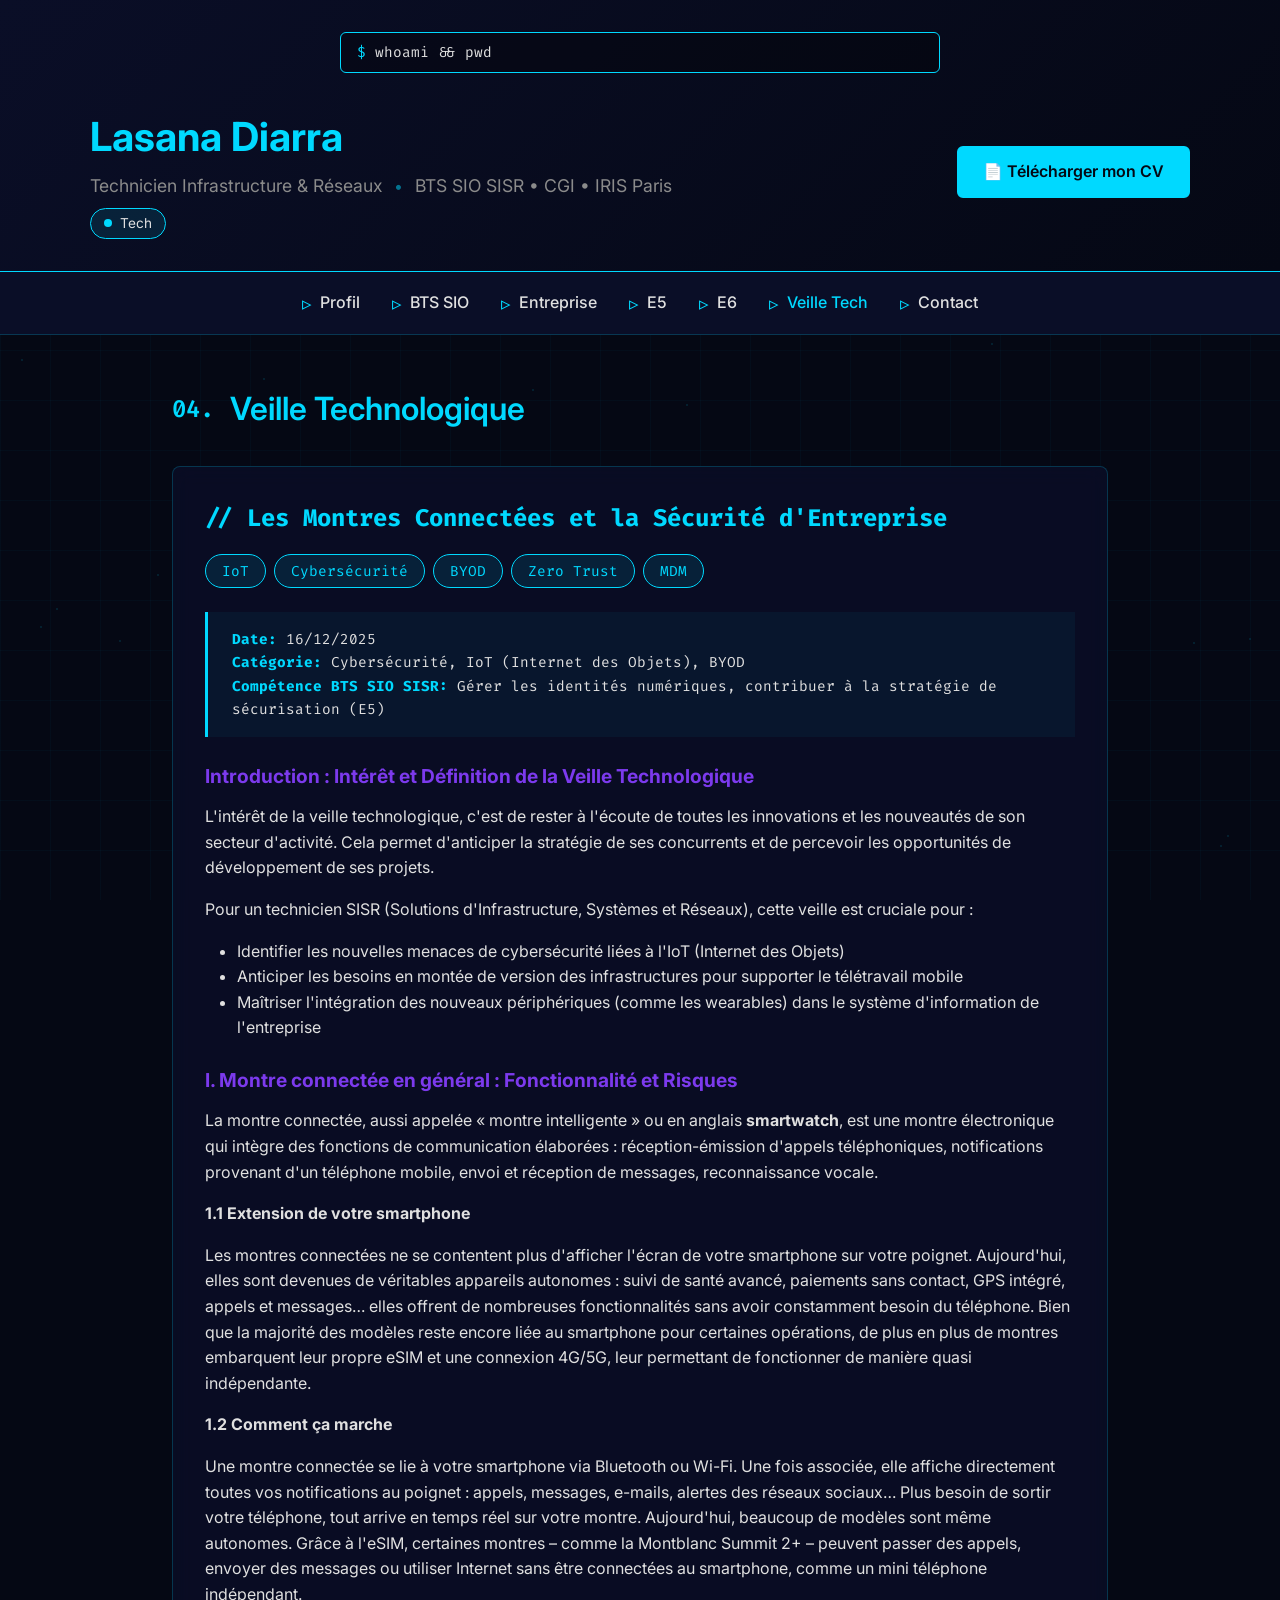
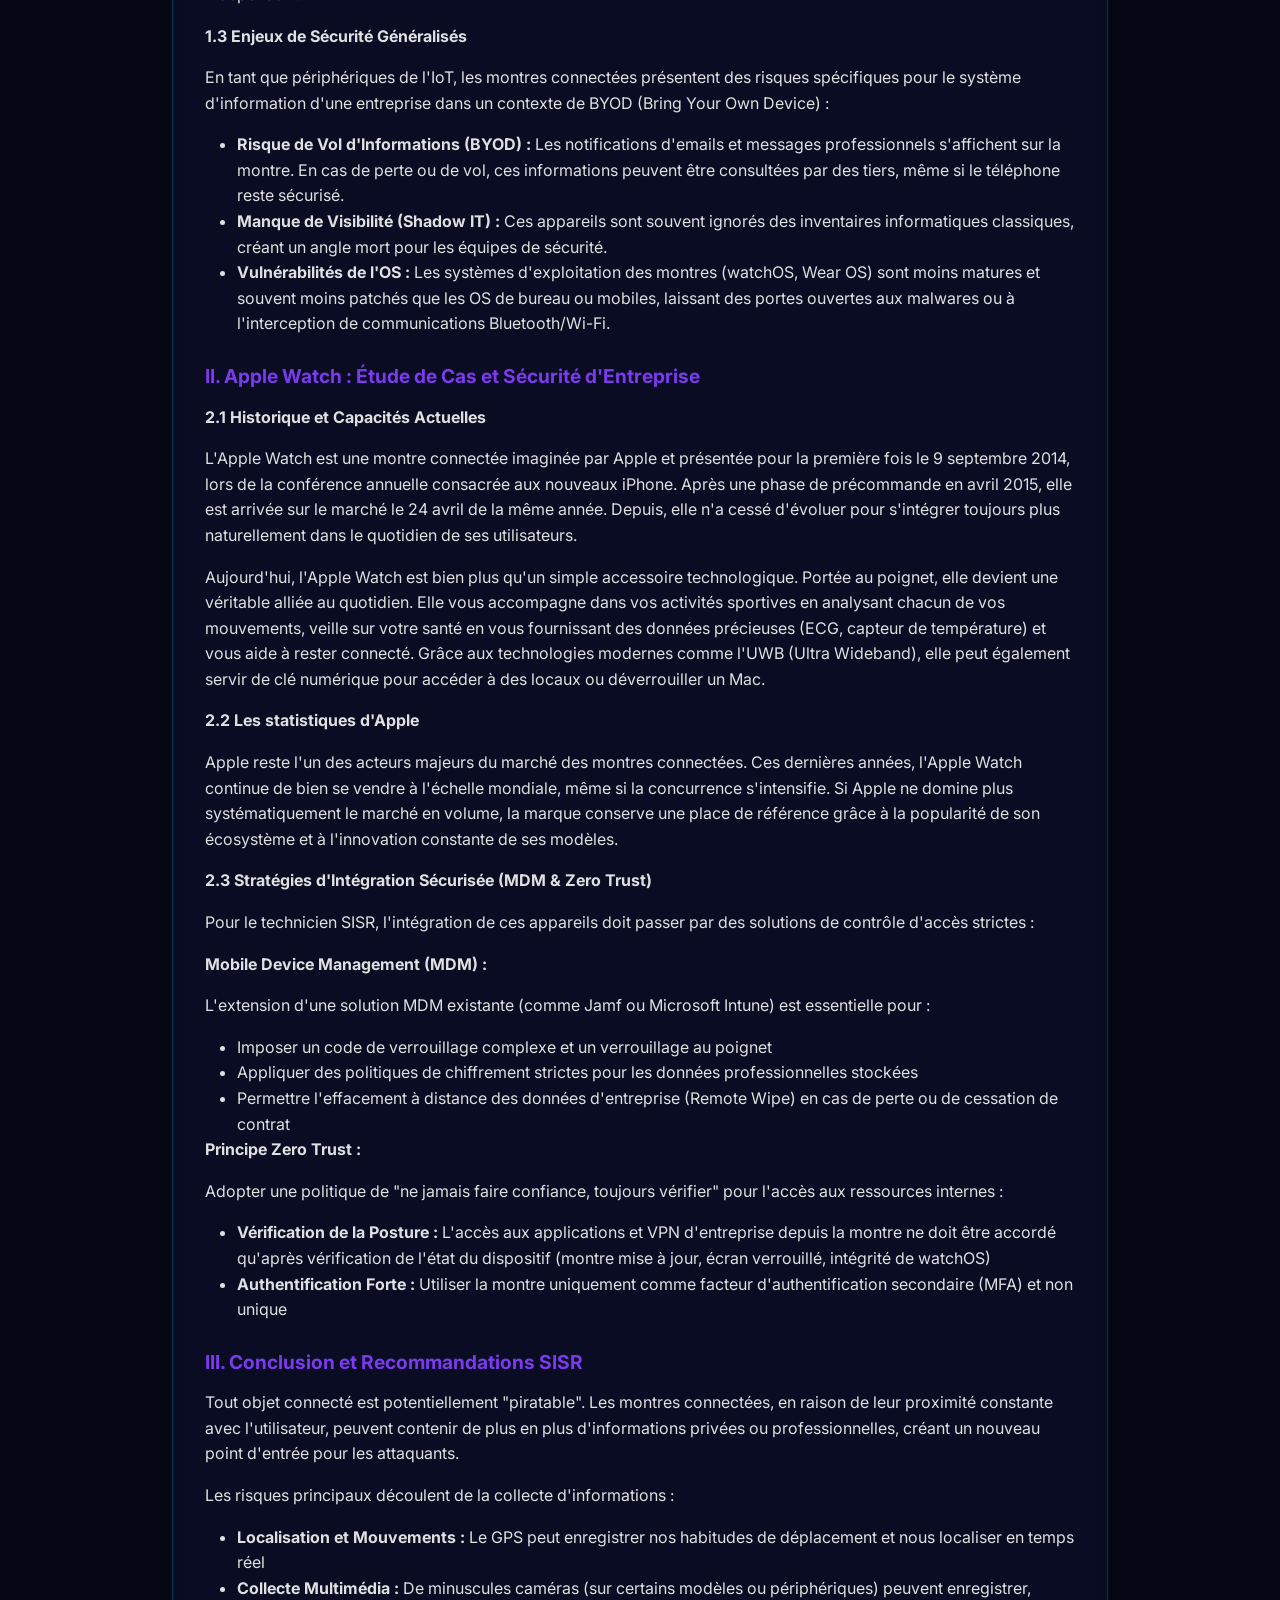
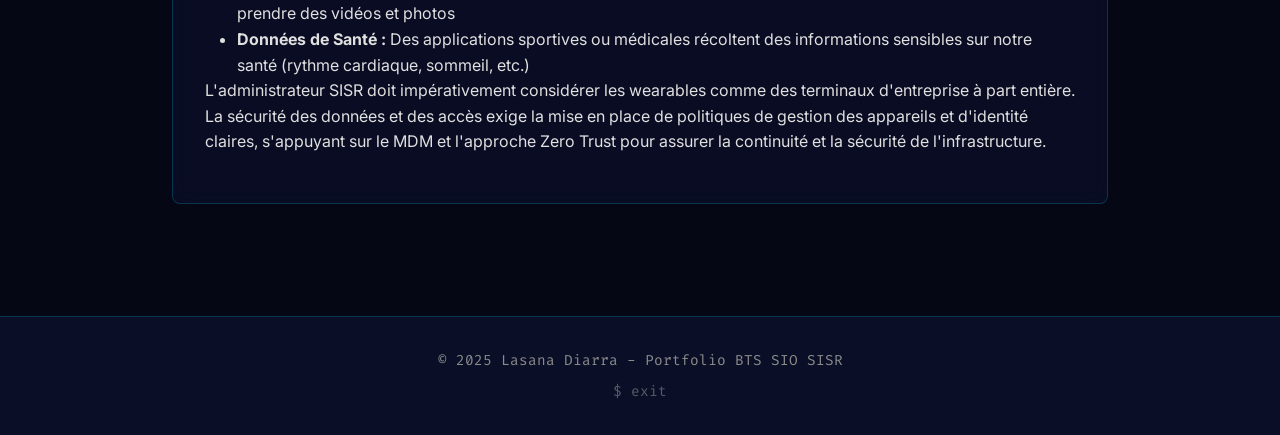
<file: veille.html>
<!DOCTYPE html>
<html lang="fr">
<head>
    <meta charset="UTF-8">
    <meta name="viewport" content="width=device-width, initial-scale=1.0">
    <title>Lasana Diarra - Veille Technologique | Portfolio SISR</title>
    <link rel="stylesheet" href="styles.css">
</head>
<body>
    <div class="grid-bg"></div>
    <div id="particles-bg"></div>

    <div class="content-wrapper">
        <header>
            <div class="terminal-bar">whoami && pwd</div>
            <div class="header-main">
                <div class="header-text">
                    <h1>Lasana Diarra</h1>
                    <div class="header-sub">
                        <span class="subtitle">Technicien Infrastructure & Réseaux</span>
                        <span class="sep">•</span>
                        <span class="subtitle">BTS SIO SISR • CGI • IRIS Paris</span>
                    </div>
                    <div class="status-badge">
                        <span class="status-dot"></span>
                        Tech
                    </div>
                </div>
                <div class="cv-download">
                    <a href="CV_2026-04-16_Lasana_Diarra.pdf" class="cv-button" download>📄 Télécharger mon CV</a>
                </div>
            </div>
        </header>

        <nav>
            <ul>
                <li><a href="index.html">Profil</a></li>
                <li><a href="bts-sio.html">BTS SIO</a></li>
                <li><a href="entreprise.html">Entreprise</a></li>
                <li><a href="e5.html">E5</a></li>
                <li><a href="e6.html">E6</a></li>
                <li><a href="veille.html" class="active">Veille Tech</a></li>
                <li><a href="contact.html">Contact</a></li>
            </ul>
        </nav>

        <div class="container">
            <section id="veille">
                <h2 data-number="04.">Veille Technologique</h2>
                <div class="card">
                    <h3>// Les Montres Connectées et la Sécurité d'Entreprise</h3>
                    <div class="tags">
                        <span class="tag">IoT</span>
                        <span class="tag">Cybersécurité</span>
                        <span class="tag">BYOD</span>
                        <span class="tag">Zero Trust</span>
                        <span class="tag">MDM</span>
                    </div>
                    <div class="info-box">
                        <strong>Date:</strong> 16/12/2025<br>
                        <strong>Catégorie:</strong> Cybersécurité, IoT (Internet des Objets), BYOD<br>
                        <strong>Compétence BTS SIO SISR:</strong> Gérer les identités numériques, contribuer à la stratégie de sécurisation (E5)
                    </div>

                    <h4>Introduction : Intérêt et Définition de la Veille Technologique</h4>
                    <p>
                        L'intérêt de la veille technologique, c'est de rester à l'écoute de toutes les innovations et les nouveautés 
                        de son secteur d'activité. Cela permet d'anticiper la stratégie de ses concurrents et de percevoir les 
                        opportunités de développement de ses projets.
                    </p>
                    <p>Pour un technicien SISR (Solutions d'Infrastructure, Systèmes et Réseaux), cette veille est cruciale pour :</p>
                    <ul style="padding-left: 2rem;">
                        <li>Identifier les nouvelles menaces de cybersécurité liées à l'IoT (Internet des Objets)</li>
                        <li>Anticiper les besoins en montée de version des infrastructures pour supporter le télétravail mobile</li>
                        <li>Maîtriser l'intégration des nouveaux périphériques (comme les wearables) dans le système d'information de l'entreprise</li>
                    </ul>

                    <h4>I. Montre connectée en général : Fonctionnalité et Risques</h4>
                    <p>
                        La montre connectée, aussi appelée « montre intelligente » ou en anglais <strong>smartwatch</strong>, est une montre électronique 
                        qui intègre des fonctions de communication élaborées : réception-émission d'appels téléphoniques, notifications provenant 
                        d'un téléphone mobile, envoi et réception de messages, reconnaissance vocale.
                    </p>
                    <p><strong>1.1 Extension de votre smartphone</strong></p>
                    <p>
                        Les montres connectées ne se contentent plus d'afficher l'écran de votre smartphone sur votre poignet. Aujourd'hui, 
                        elles sont devenues de véritables appareils autonomes : suivi de santé avancé, paiements sans contact, GPS intégré, 
                        appels et messages… elles offrent de nombreuses fonctionnalités sans avoir constamment besoin du téléphone. Bien que 
                        la majorité des modèles reste encore liée au smartphone pour certaines opérations, de plus en plus de montres embarquent 
                        leur propre eSIM et une connexion 4G/5G, leur permettant de fonctionner de manière quasi indépendante.
                    </p>
                    <p><strong>1.2 Comment ça marche</strong></p>
                    <p>
                        Une montre connectée se lie à votre smartphone via Bluetooth ou Wi-Fi. Une fois associée, elle affiche directement toutes 
                        vos notifications au poignet : appels, messages, e-mails, alertes des réseaux sociaux… Plus besoin de sortir votre téléphone, 
                        tout arrive en temps réel sur votre montre. Aujourd'hui, beaucoup de modèles sont même autonomes. Grâce à l'eSIM, certaines 
                        montres – comme la Montblanc Summit 2+ – peuvent passer des appels, envoyer des messages ou utiliser Internet sans être 
                        connectées au smartphone, comme un mini téléphone indépendant.
                    </p>
                    <p><strong>1.3 Enjeux de Sécurité Généralisés</strong></p>
                    <p>En tant que périphériques de l'IoT, les montres connectées présentent des risques spécifiques pour le système d'information 
                    d'une entreprise dans un contexte de BYOD (Bring Your Own Device) :</p>
                    <ul style="padding-left: 2rem;">
                        <li><strong>Risque de Vol d'Informations (BYOD) :</strong> Les notifications d'emails et messages professionnels s'affichent 
                        sur la montre. En cas de perte ou de vol, ces informations peuvent être consultées par des tiers, même si le téléphone reste sécurisé.</li>
                        <li><strong>Manque de Visibilité (Shadow IT) :</strong> Ces appareils sont souvent ignorés des inventaires informatiques classiques, 
                        créant un angle mort pour les équipes de sécurité.</li>
                        <li><strong>Vulnérabilités de l'OS :</strong> Les systèmes d'exploitation des montres (watchOS, Wear OS) sont moins matures et 
                        souvent moins patchés que les OS de bureau ou mobiles, laissant des portes ouvertes aux malwares ou à l'interception de 
                        communications Bluetooth/Wi-Fi.</li>
                    </ul>

                    <h4>II. Apple Watch : Étude de Cas et Sécurité d'Entreprise</h4>
                    <p><strong>2.1 Historique et Capacités Actuelles</strong></p>
                    <p>
                        L'Apple Watch est une montre connectée imaginée par Apple et présentée pour la première fois le 9 septembre 2014, lors de 
                        la conférence annuelle consacrée aux nouveaux iPhone. Après une phase de précommande en avril 2015, elle est arrivée sur 
                        le marché le 24 avril de la même année. Depuis, elle n'a cessé d'évoluer pour s'intégrer toujours plus naturellement dans 
                        le quotidien de ses utilisateurs.
                    </p>
                    <p>
                        Aujourd'hui, l'Apple Watch est bien plus qu'un simple accessoire technologique. Portée au poignet, elle devient une véritable 
                        alliée au quotidien. Elle vous accompagne dans vos activités sportives en analysant chacun de vos mouvements, veille sur votre 
                        santé en vous fournissant des données précieuses (ECG, capteur de température) et vous aide à rester connecté. Grâce aux 
                        technologies modernes comme l'UWB (Ultra Wideband), elle peut également servir de clé numérique pour accéder à des locaux ou 
                        déverrouiller un Mac.
                    </p>
                    <p><strong>2.2 Les statistiques d'Apple</strong></p>
                    <p>
                        Apple reste l'un des acteurs majeurs du marché des montres connectées. Ces dernières années, l'Apple Watch continue de bien 
                        se vendre à l'échelle mondiale, même si la concurrence s'intensifie. Si Apple ne domine plus systématiquement le marché en 
                        volume, la marque conserve une place de référence grâce à la popularité de son écosystème et à l'innovation constante de ses modèles.
                    </p>
                    <p><strong>2.3 Stratégies d'Intégration Sécurisée (MDM & Zero Trust)</strong></p>
                    <p>Pour le technicien SISR, l'intégration de ces appareils doit passer par des solutions de contrôle d'accès strictes :</p>
                    <p><strong>Mobile Device Management (MDM) :</strong></p>
                    <p>L'extension d'une solution MDM existante (comme Jamf ou Microsoft Intune) est essentielle pour :</p>
                    <ul style="padding-left: 2rem;">
                        <li>Imposer un code de verrouillage complexe et un verrouillage au poignet</li>
                        <li>Appliquer des politiques de chiffrement strictes pour les données professionnelles stockées</li>
                        <li>Permettre l'effacement à distance des données d'entreprise (Remote Wipe) en cas de perte ou de cessation de contrat</li>
                    </ul>
                    <p><strong>Principe Zero Trust :</strong></p>
                    <p>Adopter une politique de "ne jamais faire confiance, toujours vérifier" pour l'accès aux ressources internes :</p>
                    <ul style="padding-left: 2rem;">
                        <li><strong>Vérification de la Posture :</strong> L'accès aux applications et VPN d'entreprise depuis la montre ne doit être 
                        accordé qu'après vérification de l'état du dispositif (montre mise à jour, écran verrouillé, intégrité de watchOS)</li>
                        <li><strong>Authentification Forte :</strong> Utiliser la montre uniquement comme facteur d'authentification secondaire (MFA) 
                        et non unique</li>
                    </ul>

                    <h4>III. Conclusion et Recommandations SISR</h4>
                    <p>
                        Tout objet connecté est potentiellement "piratable". Les montres connectées, en raison de leur proximité constante avec 
                        l'utilisateur, peuvent contenir de plus en plus d'informations privées ou professionnelles, créant un nouveau point d'entrée 
                        pour les attaquants.
                    </p>
                    <p>Les risques principaux découlent de la collecte d'informations :</p>
                    <ul style="padding-left: 2rem;">
                        <li><strong>Localisation et Mouvements :</strong> Le GPS peut enregistrer nos habitudes de déplacement et nous localiser en temps réel</li>
                        <li><strong>Collecte Multimédia :</strong> De minuscules caméras (sur certains modèles ou périphériques) peuvent enregistrer, 
                        prendre des vidéos et photos</li>
                        <li><strong>Données de Santé :</strong> Des applications sportives ou médicales récoltent des informations sensibles sur notre 
                        santé (rythme cardiaque, sommeil, etc.)</li>
                    </ul>
                    <p>
                        L'administrateur SISR doit impérativement considérer les wearables comme des terminaux d'entreprise à part entière. La sécurité 
                        des données et des accès exige la mise en place de politiques de gestion des appareils et d'identité claires, s'appuyant sur 
                        le MDM et l'approche Zero Trust pour assurer la continuité et la sécurité de l'infrastructure.
                    </p>
                </div>
            </section>
        </div>

        <footer>
            <p>© 2025 Lasana Diarra - Portfolio BTS SIO SISR</p>
            <p style="margin-top: 0.5rem; opacity: 0.6;">$ exit</p>
        </footer>
    </div>

    <script src="script.js"></script>
</body>
</html>
</file>
<file: styles.css>
@import url('https://fonts.googleapis.com/css2?family=Inter:wght@300;400;500;600;700&family=Fira+Code:wght@400;500&display=swap');

* {
    margin: 0;
    padding: 0;
    box-sizing: border-box;
}

:root {
    --primary: #00d9ff;
    --dark: #0a0e27;
    --darker: #050814;
    --text: #e0e0e0;
    --text-dim: #8b8b8b;
    --accent: #7c3aed;
}

body {
    font-family: 'Inter', sans-serif;
    background: var(--darker);
    color: var(--text);
    line-height: 1.6;
    position: relative;
    overflow-x: hidden;
}

#particles-bg {
    position: fixed;
    top: 0;
    left: 0;
    width: 100%;
    height: 100%;
    z-index: 0;
    opacity: 0.15;
}

.particle {
    position: absolute;
    width: 2px;
    height: 2px;
    background: var(--primary);
    border-radius: 50%;
}

.grid-bg {
    position: fixed;
    top: 0;
    left: 0;
    width: 100%;
    height: 100%;
    background-image: 
        linear-gradient(rgba(0, 217, 255, 0.03) 1px, transparent 1px),
        linear-gradient(90deg, rgba(0, 217, 255, 0.03) 1px, transparent 1px);
    background-size: 50px 50px;
    z-index: 0;
    animation: grid-move 20s linear infinite;
}

@keyframes grid-move {
    0% { transform: translate(0, 0); }
    100% { transform: translate(50px, 50px); }
}

.content-wrapper {
    position: relative;
    z-index: 1;
}

header {
    background: linear-gradient(135deg, var(--dark) 0%, var(--darker) 100%);
    padding: 2rem 2rem;
    text-align: center;
    border-bottom: 1px solid var(--primary);
    position: relative;
}

.header-main {
    display: flex;
    justify-content: space-between;
    align-items: center;
    max-width: 1100px;
    margin: 0 auto;
    text-align: left;
    gap: 2rem;
}

.header-sub {
    margin-bottom: 0.5rem;
}

.header-sub .sep {
    color: var(--primary);
    opacity: 0.5;
    margin: 0 0.5rem;
}

.terminal-bar {
    max-width: 600px;
    margin: 0 auto 2rem;
    background: rgba(0, 0, 0, 0.3);
    border: 1px solid var(--primary);
    border-radius: 6px;
    padding: 0.5rem 1rem;
    font-family: 'Fira Code', monospace;
    font-size: 0.9rem;
    text-align: left;
}

.terminal-bar::before {
    content: "$ ";
    color: var(--primary);
}

h1 {
    font-size: 2.5rem;
    color: var(--primary);
    margin-bottom: 0.2rem;
    font-weight: 700;
}

.subtitle {
    color: var(--text-dim);
    font-size: 1.1rem;
}

.status-badge {
    display: inline-flex;
    align-items: center;
    gap: 0.5rem;
    background: rgba(0, 217, 255, 0.1);
    border: 1px solid var(--primary);
    padding: 0.2rem 0.8rem;
    border-radius: 20px;
    margin-top: 0;
    font-size: 0.85rem;
}

.status-dot {
    width: 8px;
    height: 8px;
    background: var(--primary);
    border-radius: 50%;
    animation: pulse 2s infinite;
}

@keyframes pulse {
    0%, 100% { opacity: 1; }
    50% { opacity: 0.3; }
}

.cv-download {
    margin-top: 0;
    display: flex;
    flex-direction: column;
    gap: 0.75rem;
    justify-content: center;
}

.cv-button {
    display: inline-flex;
    align-items: center;
    justify-content: center;
    gap: 0.5rem;
    background: var(--primary);
    color: var(--darker);
    padding: 0.7rem 1.5rem;
    border-radius: 6px;
    text-decoration: none;
    font-weight: 600;
    transition: all 0.3s;
    border: 2px solid var(--primary);
}

.cv-button:hover {
    background: transparent;
    color: var(--primary);
    transform: translateY(-2px);
    box-shadow: 0 5px 20px rgba(0, 217, 255, 0.3);
}

.cv-button-secondary {
    background: transparent;
    color: var(--primary);
    border: 2px solid var(--accent);
}

.cv-button-secondary:hover {
    background: var(--accent);
    color: white;
    border-color: var(--accent);
}

.card .cv-download {
    flex-direction: row;
    flex-wrap: wrap;
    justify-content: center;
    margin-top: 1rem;
}

nav {
    background: var(--dark);
    position: sticky;
    top: 0;
    z-index: 100;
    border-bottom: 1px solid rgba(0, 217, 255, 0.2);
}

nav ul {
    max-width: 1200px;
    margin: 0 auto;
    list-style: none;
    display: flex;
    justify-content: center;
    gap: 2rem;
    padding: 1rem;
    flex-wrap: wrap;
}

nav a {
    color: var(--text);
    text-decoration: none;
    transition: all 0.3s;
    font-weight: 500;
    display: flex;
    align-items: center;
    gap: 0.5rem;
}

nav a::before {
    content: "▹";
    color: var(--primary);
    font-size: 1.2rem;
    transition: transform 0.3s;
}

nav a:hover {
    color: var(--primary);
}

nav a:hover::before {
    transform: translateX(3px);
}

nav a.active {
    color: var(--primary);
}

.container {
    max-width: 1000px;
    margin: 0 auto;
    padding: 3rem 2rem;
}

section {
    margin-bottom: 4rem;
}

section h2 {
    color: var(--primary);
    font-size: 2rem;
    margin-bottom: 2rem;
    font-weight: 600;
    display: flex;
    align-items: center;
    gap: 1rem;
}

section h2::before {
    content: attr(data-number);
    font-family: 'Fira Code', monospace;
    font-size: 1.5rem;
    color: var(--primary);
}

.card {
    background: rgba(10, 14, 39, 0.8);
    border: 1px solid rgba(0, 217, 255, 0.2);
    border-radius: 8px;
    padding: 2rem;
    margin-bottom: 2rem;
    transition: all 0.3s;
    position: relative;
    backdrop-filter: blur(10px);
}

.card::before {
    content: "";
    position: absolute;
    top: 0;
    left: 0;
    width: 3px;
    height: 0;
    background: var(--primary);
    transition: height 0.3s;
}

.card:hover {
    border-color: var(--primary);
    transform: translateX(5px);
}

.card:hover::before {
    height: 100%;
}

.card h3 {
    color: var(--primary);
    margin-bottom: 1rem;
    font-size: 1.5rem;
    font-family: 'Fira Code', monospace;
}

.card h4 {
    color: var(--accent);
    margin: 1.5rem 0 0.8rem 0;
    font-size: 1.2rem;
}

.card p {
    color: var(--text);
    margin-bottom: 1rem;
}

.project-image {
    width: 100%;
    max-width: 600px;
    margin: 1.5rem auto;
    display: block;
    border: 1px solid rgba(0, 217, 255, 0.3);
    border-radius: 8px;
}

code {
    background: rgba(0, 0, 0, 0.5);
    color: var(--primary);
    padding: 0.2rem 0.5rem;
    border-radius: 3px;
    font-family: 'Fira Code', monospace;
    font-size: 0.9rem;
}

.tags {
    display: flex;
    gap: 0.5rem;
    flex-wrap: wrap;
    margin: 1rem 0;
}

.tag {
    background: rgba(0, 217, 255, 0.1);
    border: 1px solid var(--primary);
    padding: 0.3rem 1rem;
    border-radius: 20px;
    font-size: 0.9rem;
    color: var(--primary);
    font-family: 'Fira Code', monospace;
}

.skills-grid {
    display: grid;
    grid-template-columns: repeat(auto-fit, minmax(250px, 1fr));
    gap: 1.5rem;
}

.skill-card {
    background: rgba(10, 14, 39, 0.8);
    border: 1px solid rgba(0, 217, 255, 0.2);
    padding: 1.5rem;
    border-radius: 8px;
    transition: all 0.3s;
    backdrop-filter: blur(10px);
}

.skill-card:hover {
    border-color: var(--primary);
    box-shadow: 0 0 20px rgba(0, 217, 255, 0.1);
}

.skill-card h3 {
    color: var(--primary);
    margin-bottom: 1rem;
    font-size: 1.2rem;
    display: flex;
    align-items: center;
    gap: 0.5rem;
}

.skill-icon {
    font-size: 1.5rem;
}

.skill-card ul {
    list-style: none;
}

.skill-card li {
    padding: 0.3rem 0;
    color: var(--text);
    font-size: 0.95rem;
}

.skill-card li::before {
    content: "→";
    color: var(--primary);
    margin-right: 0.5rem;
}

.info-box {
    background: rgba(0, 217, 255, 0.05);
    border-left: 3px solid var(--primary);
    padding: 1rem 1.5rem;
    margin: 1.5rem 0;
    font-family: 'Fira Code', monospace;
    font-size: 0.9rem;
}

.info-box strong {
    color: var(--primary);
}

.data-table {
    width: 100%;
    margin: 1.5rem 0;
    border-collapse: collapse;
    font-size: 0.95rem;
}

.data-table th,
.data-table td {
    border: 1px solid rgba(0, 217, 255, 0.2);
    padding: 0.8rem;
    text-align: left;
}

.data-table th {
    background: rgba(0, 217, 255, 0.1);
    color: var(--primary);
    font-weight: 600;
}

.data-table tr:hover {
    background: rgba(0, 217, 255, 0.05);
}

.contact-grid {
    display: grid;
    grid-template-columns: repeat(auto-fit, minmax(250px, 1fr));
    gap: 1.5rem;
}

.contact-item {
    background: rgba(10, 14, 39, 0.8);
    border: 1px solid rgba(0, 217, 255, 0.2);
    padding: 1.5rem;
    border-radius: 8px;
    text-align: center;
    transition: all 0.3s;
    backdrop-filter: blur(10px);
}

.contact-item:hover {
    border-color: var(--primary);
    transform: translateY(-5px);
}

.exam-intro {
    margin-bottom: 1.75rem;
    padding: 1.25rem 1.4rem;
    background: rgba(10, 14, 39, 0.65);
    border: 1px solid rgba(0, 217, 255, 0.18);
    border-radius: 8px;
    line-height: 1.65;
    color: rgba(230, 235, 255, 0.9);
}

.exam-intro p {
    margin: 0 0 1rem 0;
}

.exam-intro p:last-child {
    margin-bottom: 0;
}

.pdf-embed-panel {
    margin-bottom: 2rem;
}

.pdf-embed-heading {
    color: var(--primary);
    font-size: 1.05rem;
    font-weight: 600;
    margin: 0 0 0.75rem 0;
    font-family: 'Fira Code', monospace;
}

.pdf-embed-frame-wrap {
    position: relative;
    width: 100%;
    border: 1px solid rgba(0, 217, 255, 0.25);
    border-radius: 8px;
    overflow: hidden;
    background: rgba(5, 8, 20, 0.95);
}

.pdf-embed-frame-wrap iframe {
    width: 100%;
    height: min(72vh, 900px);
    min-height: 480px;
    border: 0;
    display: block;
}

.pdf-embed-fallback {
    margin-top: 0.65rem;
    font-size: 0.9rem;
    color: var(--text-dim);
}

.pdf-embed-fallback a {
    color: var(--primary);
}

.pdf-embed-fallback a:hover {
    text-decoration: underline;
}

.contact-icon {
    font-size: 2rem;
    margin-bottom: 1rem;
}

.contact-item h3 {
    color: var(--primary);
    margin-bottom: 0.5rem;
    font-family: 'Fira Code', monospace;
}

footer {
    background: var(--dark);
    text-align: center;
    padding: 2rem;
    border-top: 1px solid rgba(0, 217, 255, 0.2);
    color: var(--text-dim);
    font-family: 'Fira Code', monospace;
    font-size: 0.9rem;
    position: relative;
    z-index: 1;
}

@media (max-width: 768px) {
    .header-main {
        flex-direction: column;
        text-align: center;
        gap: 1rem;
    }

    .header-sub .sep {
        display: none;
    }

    .header-sub .subtitle {
        display: block;
        margin-bottom: 0.2rem;
    }

    .status-badge {
        margin-top: 0.5rem;
    }

    h1 {
        font-size: 2rem;
    }

    nav ul {
        gap: 1rem;
        padding: 0.5rem;
    }

    nav a::before {
        display: none;
    }

    .container {
        padding: 2rem 1rem;
    }

    section h2::before {
        font-size: 1.2rem;
    }

    .project-image {
        max-width: 100%;
    }
}

::-webkit-scrollbar {
    width: 8px;
}

::-webkit-scrollbar-track {
    background: var(--darker);
}

::-webkit-scrollbar-thumb {
    background: var(--primary);
    border-radius: 4px;
}
</file>
